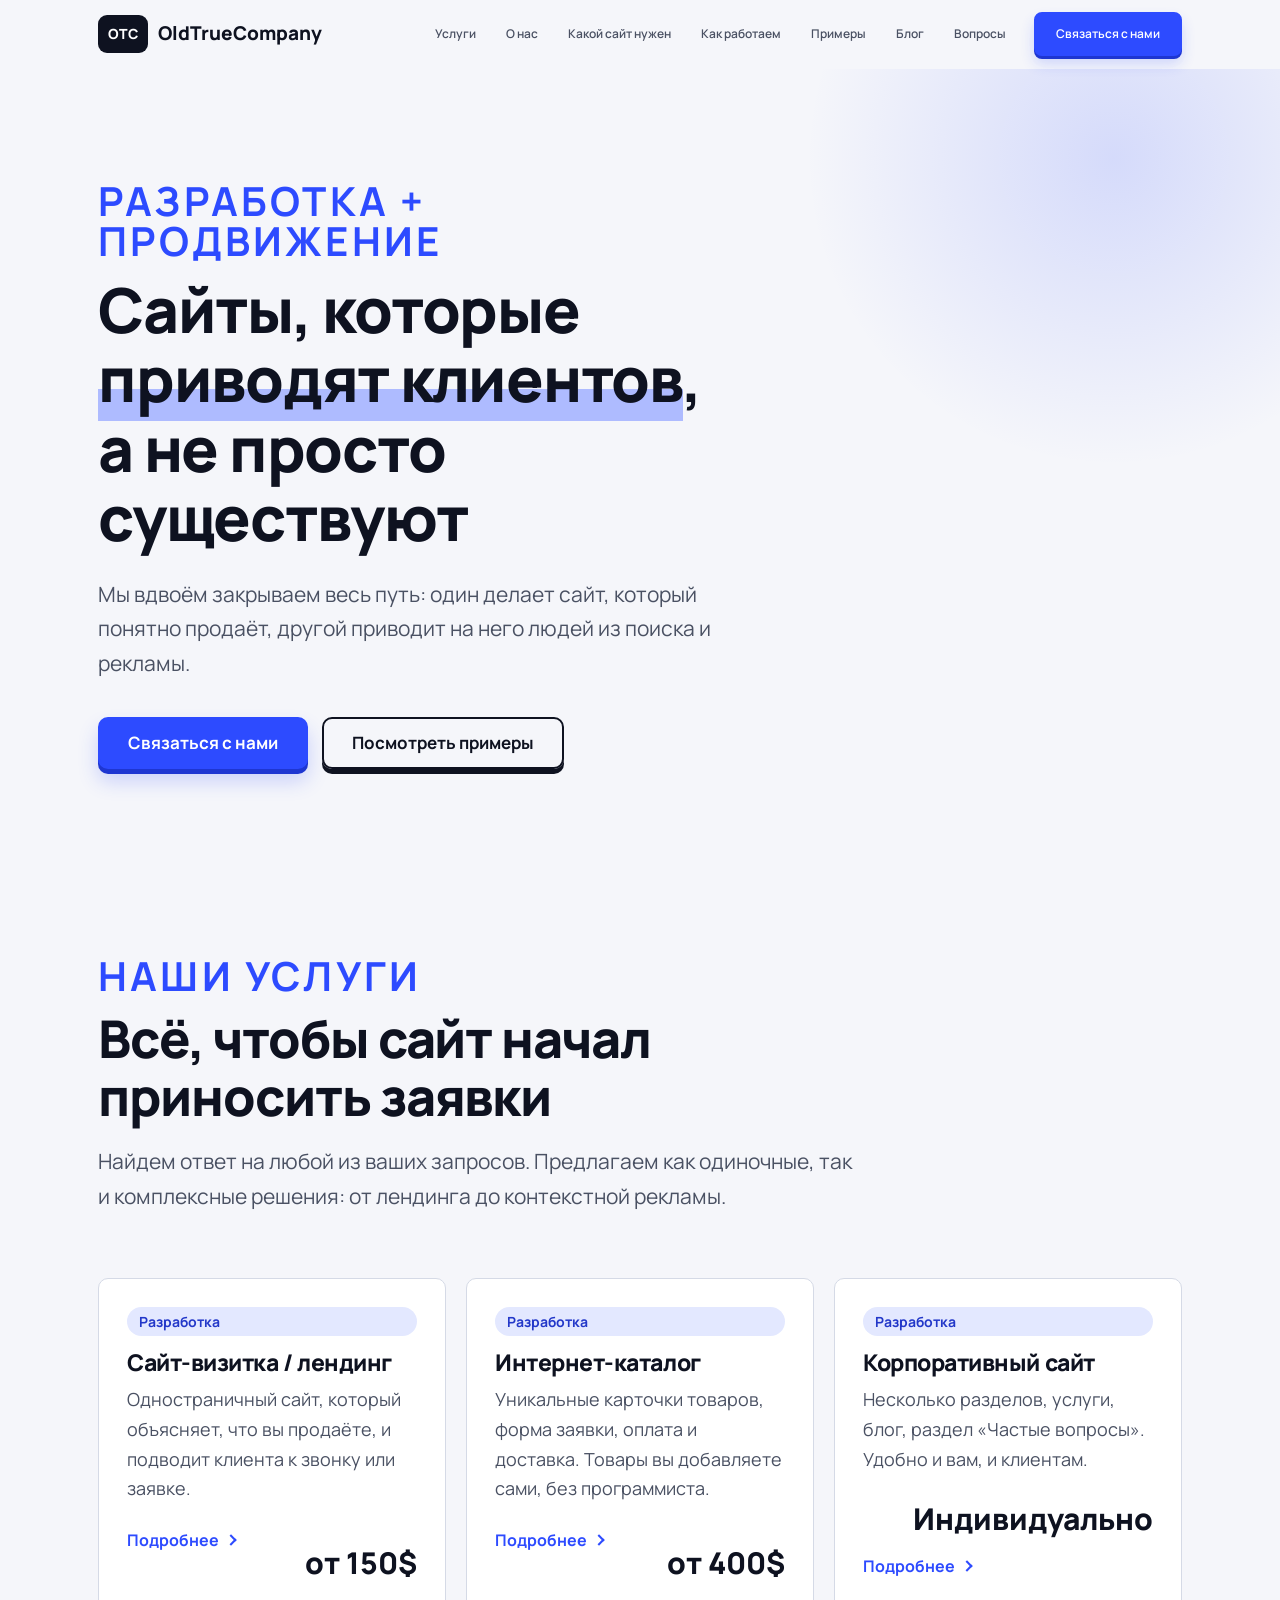
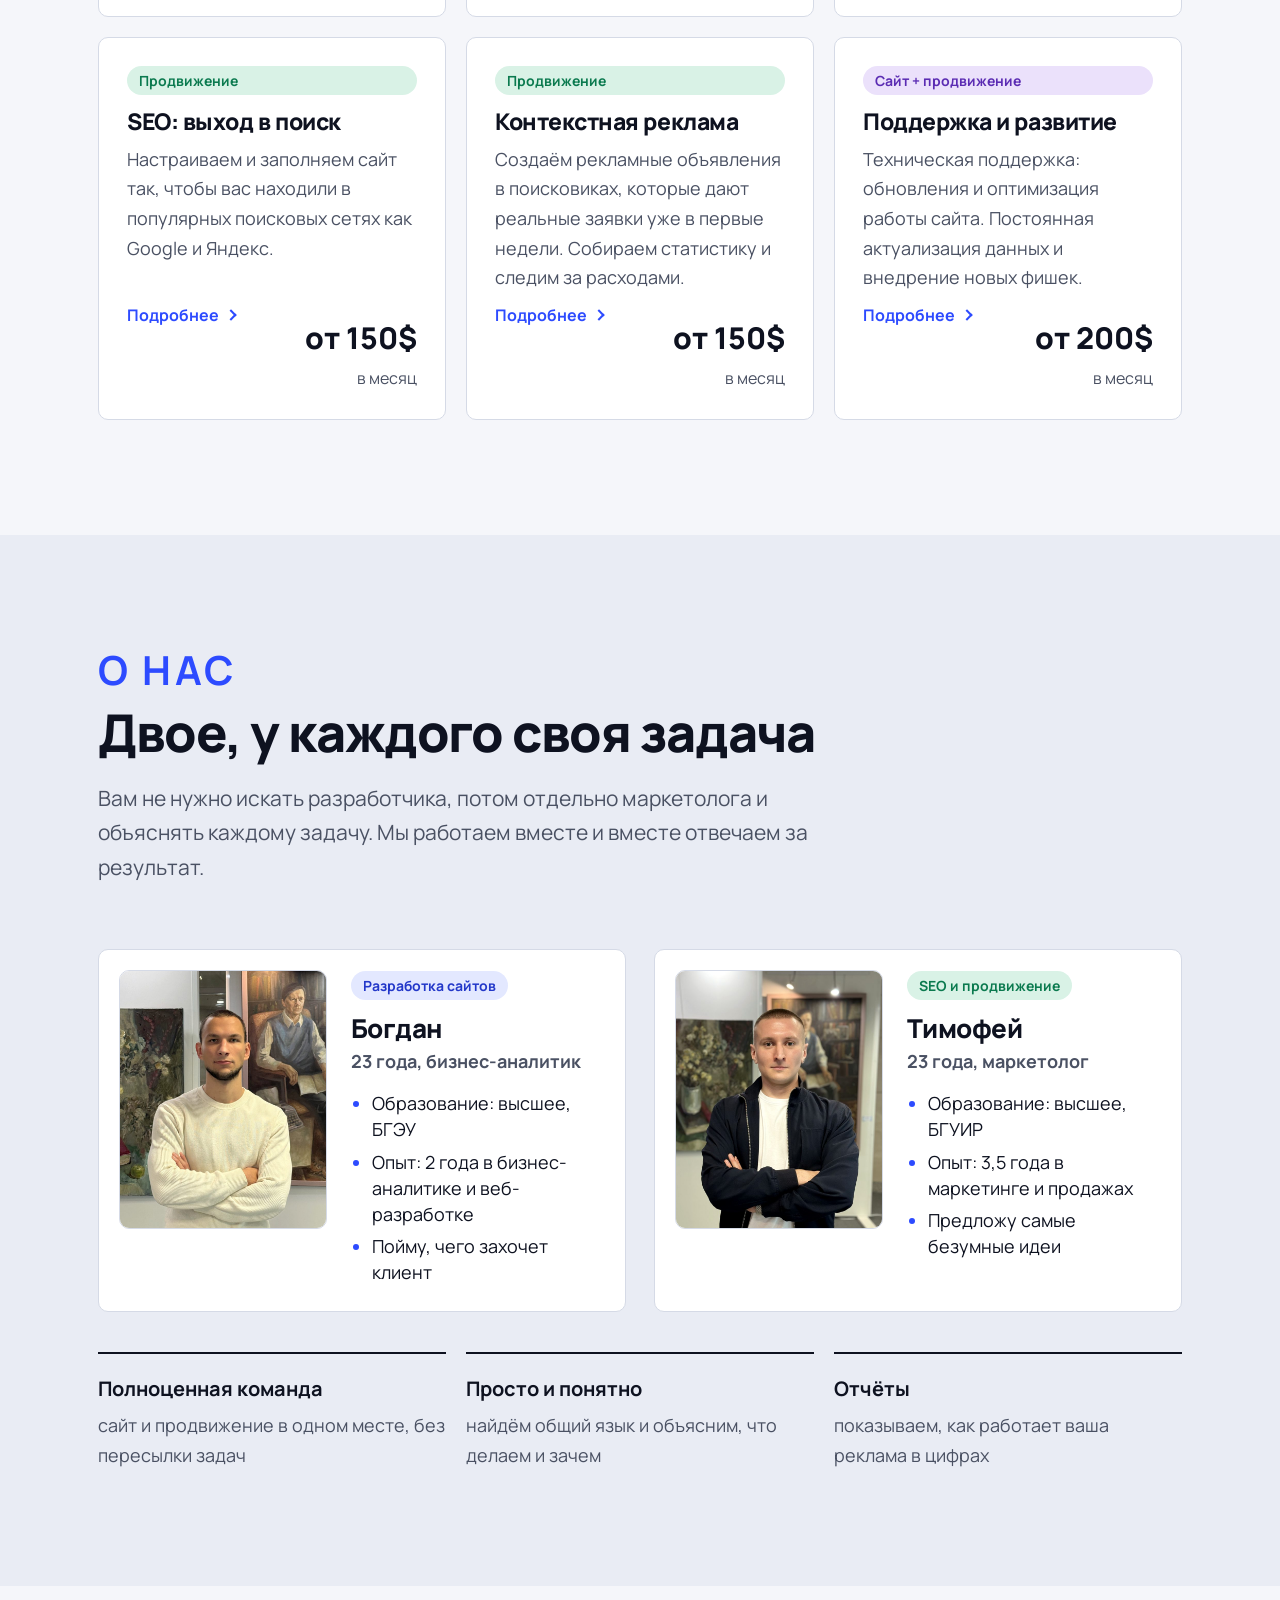
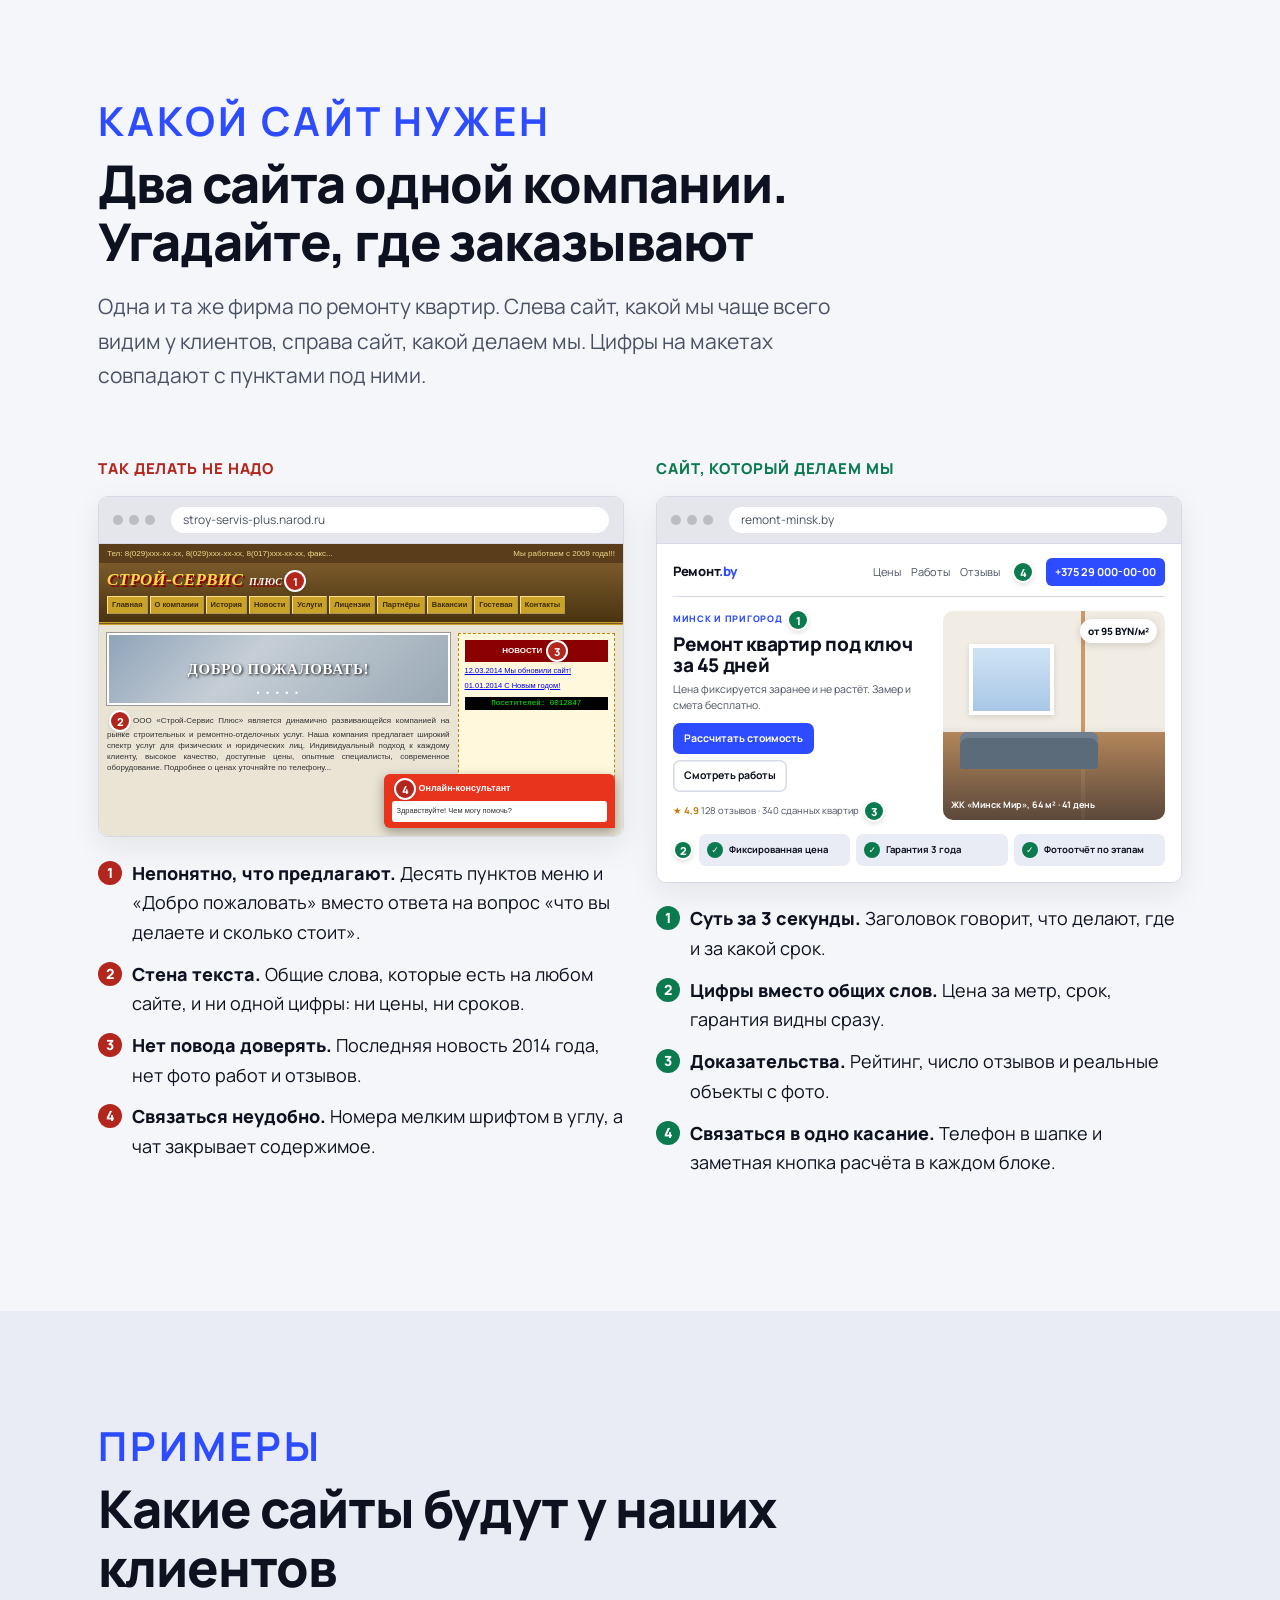
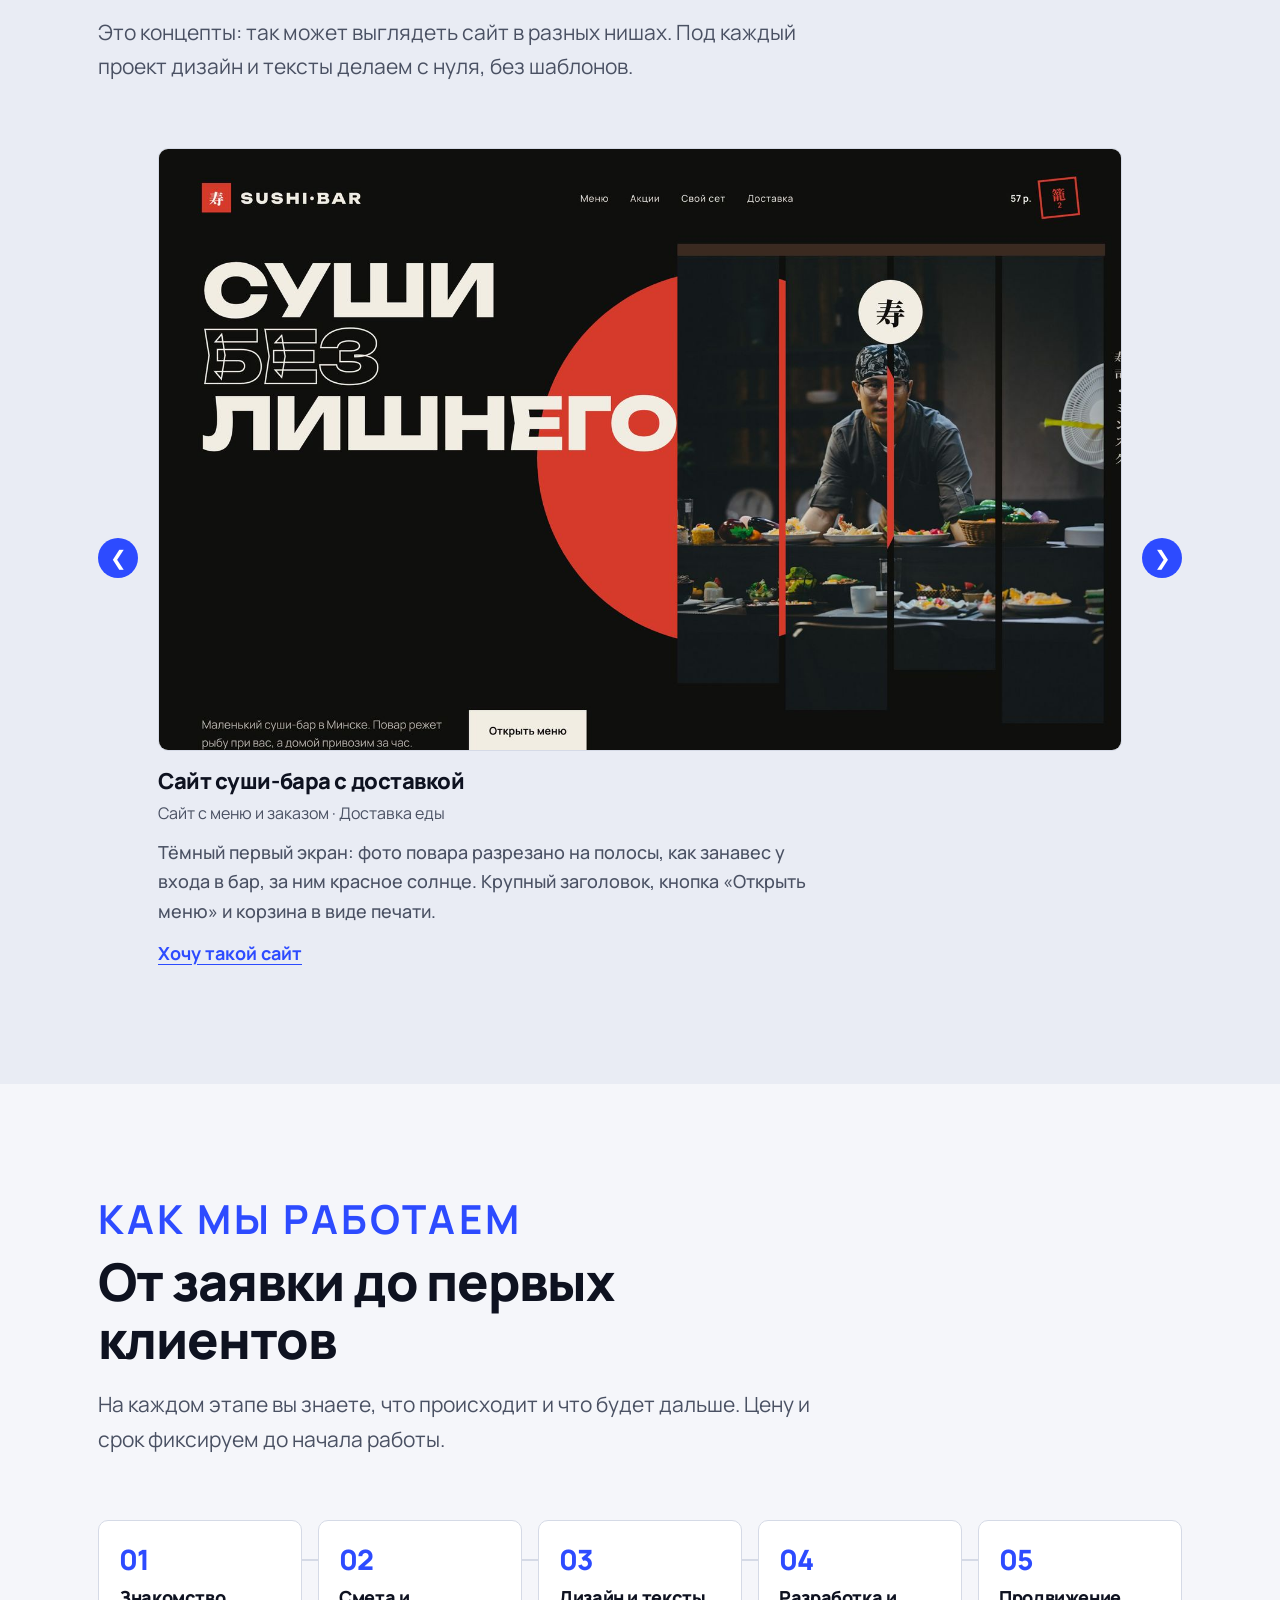
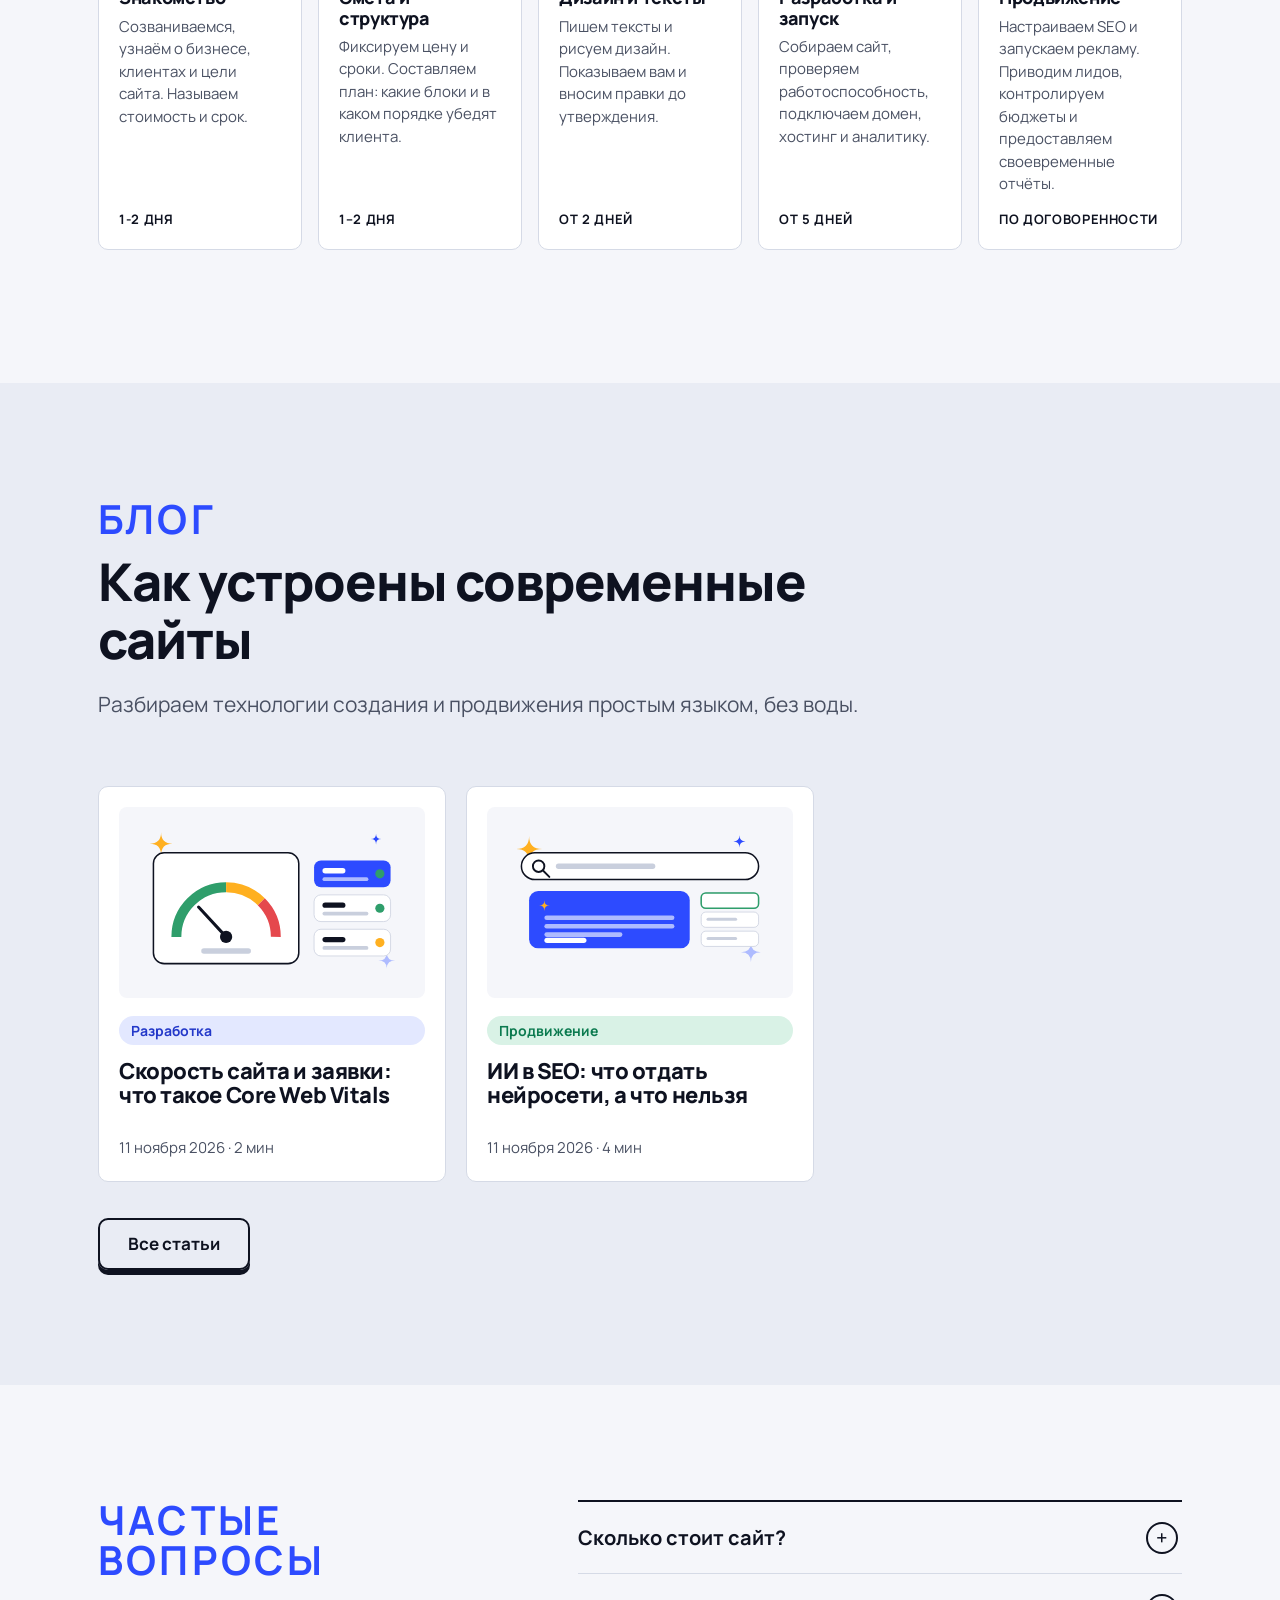
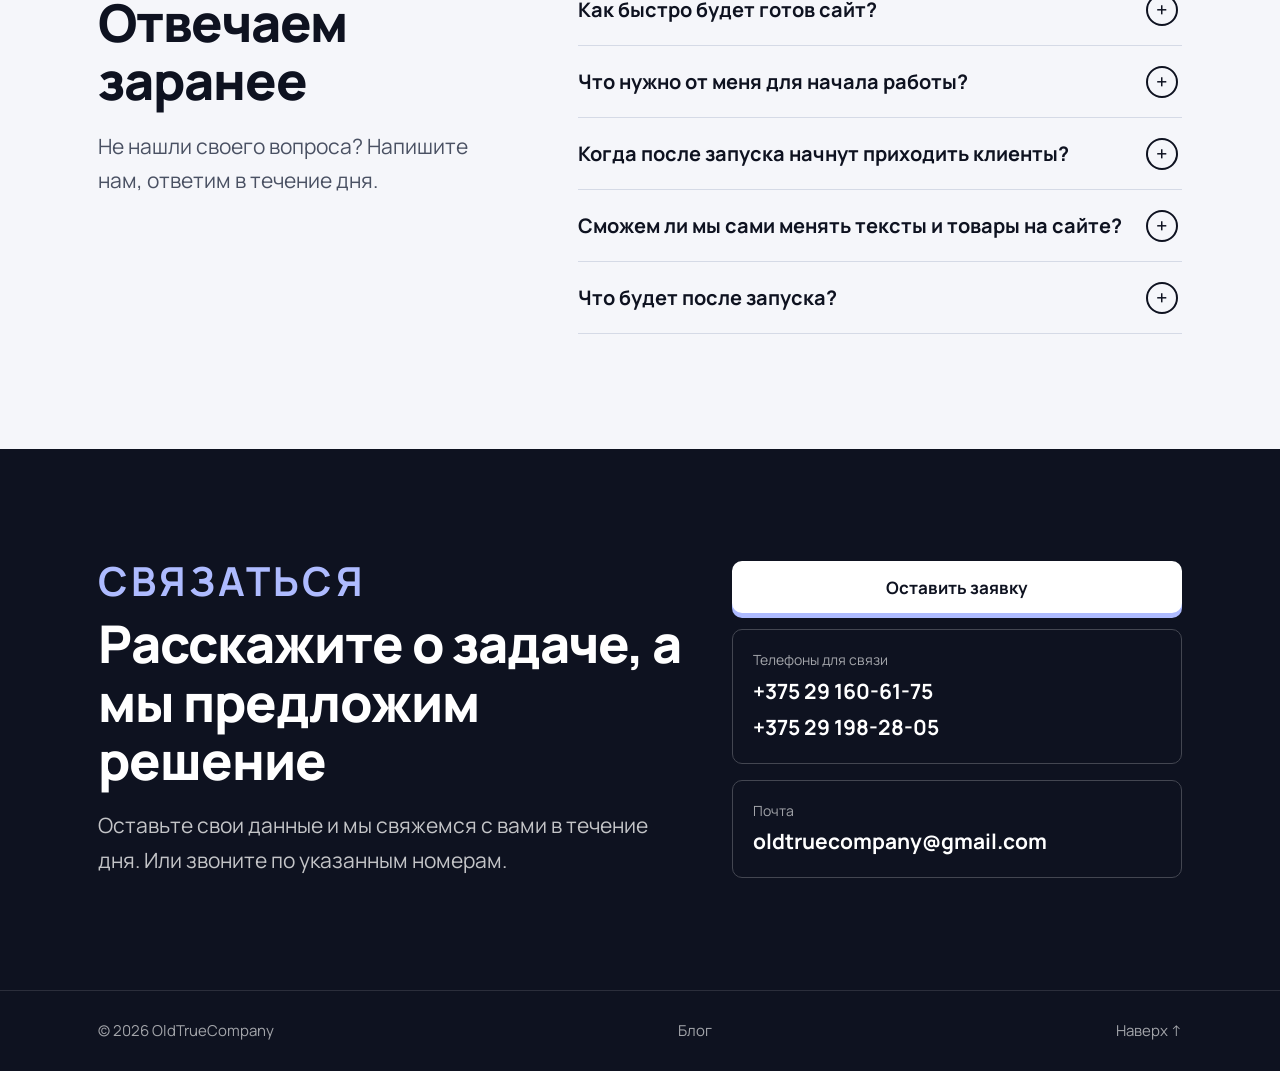
<file: index.html>
<!doctype html>
<html lang="ru" data-palette="indigo">
<head>
<meta charset="utf-8">
<meta name="viewport" content="width=device-width, initial-scale=1">
<title>OldTrueCompany: коммерческие сайты и их продвижение</title>
<meta name="description" content="Создаём коммерческие сайты и продвигаем их в поиске. Один отвечает за разработку, другой за трафик: заявки приходят с первого месяца.">
<meta name="theme-color" content="#F5F6FA">
<meta property="og:type" content="website">
<meta property="og:url" content="https://h0usehome.github.io/vizitka/">
<meta property="og:title" content="OldTrueCompany: коммерческие сайты и их продвижение">
<meta property="og:description" content="Разрабатываем сайты, которые приводят клиентов, и продвигаем их в поиске.">
<meta property="og:site_name" content="OldTrueCompany">
<meta property="og:image" content="https://h0usehome.github.io/vizitka/img/og.jpg">
<meta property="og:image:width" content="1200">
<meta property="og:image:height" content="630">
<meta property="og:image:alt" content="OldTrueCompany: сайты, которые приводят клиентов">
<meta name="twitter:card" content="summary_large_image">
<meta name="twitter:image" content="https://h0usehome.github.io/vizitka/img/og.jpg">

<link rel="icon" href="img/favicon.ico" sizes="any">
<link rel="canonical" href="https://h0usehome.github.io/vizitka/">
<link rel="preconnect" href="https://fonts.googleapis.com">
<link rel="preconnect" href="https://fonts.gstatic.com" crossorigin>
<link href="https://fonts.googleapis.com/css2?family=Manrope:wght@400;500;600;700;800&display=swap" rel="stylesheet">
<link rel="stylesheet" href="style.css">
<script>document.documentElement.classList.add('js')</script>
</head>
<body>
<div class="progress" aria-hidden="true"></div>
<a class="skip" href="#main">Перейти к содержимому</a>

<header class="header" id="top">
  <div class="wrap header__in">
    <a class="logo" href="#top" aria-label="OldTrueCompany, на главную">
      <span class="logo__mark" aria-hidden="true">OTC</span>
      <span class="logo__text">OldTrueCompany</span>
    </a>
    <nav class="nav" id="nav" aria-label="Разделы сайта">
      <a href="#services">Услуги</a>
      <a href="#about">О нас</a>
      <a href="#compare">Какой сайт нужен</a>
      <a href="#process">Как работаем</a>
      <a href="#works">Примеры</a>
      <a href="blog.html">Блог</a>
      <a href="#faq">Вопросы</a>
      <a class="btn btn--sm nav__cta" href="#contact" data-modal>Связаться с нами</a>
    </nav>
    <button class="burger" type="button" aria-label="Открыть меню" aria-expanded="false" aria-controls="nav">
      <span></span><span></span><span></span>
    </button>
  </div>
</header>

<main id="main">

<!-- ============ Первый экран ============ -->
<section class="hero">
  <div class="wrap hero__in">
    <div class="hero__text">
      <p class="eyebrow">Разработка + продвижение</p>
      <h1>Сайты, которые <span class="hl">приводят клиентов</span>, а не просто существуют</h1>
      <p class="lead">Мы вдвоём закрываем весь путь: один делает сайт, который понятно продаёт, другой приводит на него людей из поиска и рекламы.</p>
      <div class="hero__btns">
        <a class="btn" href="#contact" data-modal>Связаться с нами</a>
        <a class="btn btn--ghost" href="#works">Посмотреть примеры</a>
      </div>
    </div>
  </div>
</section>

<!-- ============ 1. Наши услуги ============ -->
<section class="section" id="services">
  <div class="wrap">
    <header class="section__head">
      <p class="eyebrow">Наши услуги</p>
      <h2>Всё, чтобы сайт начал приносить заявки</h2>
      <p class="lead">Найдем ответ на любой из ваших запросов. Предлагаем как одиночные, так и комплексные решения: от лендинга до контекстной рекламы.</p>
    </header>

    <div class="cards">
      <article class="card" id="svc-landing">
        <span class="tag tag--dev">Разработка</span>
        <h3>Сайт-визитка / лендинг</h3>
        <p>Одностраничный сайт, который объясняет, что вы продаёте, и подводит клиента к звонку или заявке.</p>
        <div class="card__foot">
          <button class="card__more" type="button" aria-expanded="false" aria-controls="svc-landing-details">Подробнее</button>
          <p class="card__price">от 150$</p>
        </div>
        <div class="card__details" id="svc-landing-details">
          <div class="card__cols">
            <div class="card__col">
              <h4>Что входит</h4>
              <ul class="card__list card__list--inc">
                <li>Прототип и дизайн под ваш бренд</li>
                <li>Адаптивная вёрстка: телефон, планшет, компьютер</li>
                <li>Продающие тексты, до 6 блоков</li>
                <li>Форма заявки с отправкой в Telegram</li>
                <li>Подключение домена и хостинга</li>
              </ul>
            </div>
            <div class="card__col">
              <h4>Что можно добавить</h4>
              <ul class="card__list card__list--add">
                <li><span>Калькулятор стоимости</span></li>
                <li><span>Онлайн-запись / бронирование</span></li>
                <li><span>Вторая языковая версия</span></li>
                <li><span>Анимации и интерактив</span></li>
              </ul>
            </div>
          </div>
          <a class="btn card__cta" href="#contact" data-modal>Связаться с нами</a>
        </div>
        <button class="card__close" type="button" aria-label="Свернуть">×</button>
      </article>
      <article class="card" id="svc-catalog">
        <span class="tag tag--dev">Разработка</span>
        <h3>Интернет-каталог</h3>
        <p>Уникальные карточки товаров, форма заявки, оплата и доставка. Товары вы добавляете сами, без программиста.</p>
        <div class="card__foot">
          <button class="card__more" type="button" aria-expanded="false" aria-controls="svc-catalog-details">Подробнее</button>
          <p class="card__price">от 400$</p>
        </div>
        <div class="card__details" id="svc-catalog-details">
          <div class="card__cols">
            <div class="card__col">
              <h4>Что входит</h4>
              <ul class="card__list card__list--inc">
                <li>До 100 товаров с фильтрами и поиском</li>
                <li>Корзина и оформление заказа</li>
                <li>Онлайн-оплата картой</li>
                <li>Расчёт стоимости доставки</li>
                <li>Обучение работе с сайтом</li>
              </ul>
            </div>
            <div class="card__col">
              <h4>Что можно добавить</h4>
              <ul class="card__list card__list--add">
                <li><span>Импорт товаров из Excel или 1С</span></li>
                <li><span>Личный кабинет покупателя</span></li>
                <li><span>Интеграция с CRM</span></li>
                <li><span>Генерация фотокарточек</span></li>
              </ul>
            </div>
          </div>
          <a class="btn card__cta" href="#contact" data-modal>Связаться с нами</a>
        </div>
        <button class="card__close" type="button" aria-label="Свернуть">×</button>
      </article>
      <article class="card" id="svc-corporate">
        <span class="tag tag--dev">Разработка</span>
        <h3>Корпоративный сайт</h3>
        <p>Несколько разделов, услуги, блог, раздел «Частые вопросы». Удобно и вам, и клиентам.</p>
        <div class="card__foot">
          <button class="card__more" type="button" aria-expanded="false" aria-controls="svc-corporate-details">Подробнее</button>
          <p class="card__price">Индивидуально</p>
        </div>
        <div class="card__details" id="svc-corporate-details">
          <div class="card__cols">
            <div class="card__col">
              <h4>Что входит</h4>
              <ul class="card__list card__list--inc">
                <li>До 10 разделов и страниц услуг</li>
                <li>Блог и раздел «Частые вопросы»</li>
                <li>Карта, контакты, формы заявок</li>
                <li>Индивидуальный дизайн</li>
                <li>Аналитика и цели в Метрике</li>
                <li>Базовая SEO-настройка</li>
              </ul>
            </div>
            <div class="card__col">
              <h4>Что можно добавить</h4>
              <ul class="card__list card__list--add">
                <li><span>Личный кабинет клиента</span></li>
                <li><span>Многоязычность</span></li>
                <li><span>Раздел вакансий</span></li>
                <li><span>Интеграция с CRM</span></li>
              </ul>
            </div>
          </div>
          <a class="btn card__cta" href="#contact" data-modal>Связаться с нами</a>
        </div>
        <button class="card__close" type="button" aria-label="Свернуть">×</button>
      </article>
      <article class="card" id="svc-seo">
        <span class="tag tag--seo">Продвижение</span>
        <h3>SEO: выход в поиск</h3>
        <p>Настраиваем и заполняем сайт так, чтобы вас находили в популярных поисковых сетях как Google и Яндекс.</p>
        <div class="card__foot">
          <button class="card__more" type="button" aria-expanded="false" aria-controls="svc-seo-details">Подробнее</button>
          <p class="card__price">от 150$ <span class="period">в месяц</span></p>
        </div>
        <div class="card__details" id="svc-seo-details">
          <div class="card__cols">
            <div class="card__col">
              <h4>Что входит</h4>
              <ul class="card__list card__list--inc">
                <li>Технический аудит сайта</li>
                <li>Сбор семантического ядра</li>
                <li>Оптимизация структуры и мета-тегов</li>
                <li>Яндекс Бизнес и Google Business Profile</li>
                <li>Две статьи в блог в месяц</li>
                <li>Ежемесячный отчёт по позициям и трафику</li>
              </ul>
            </div>
            <div class="card__col">
              <h4>Что можно добавить</h4>
              <ul class="card__list card__list--add">
                <li><span>Дополнительная статья</span></li>
                <li><span>Ссылочное продвижение</span></li>
                <li><span>Продвижение в картах</span></li>
                <li><span>Работа с отзывами</span></li>
              </ul>
            </div>
          </div>
          <a class="btn card__cta" href="#contact" data-modal>Связаться с нами</a>
        </div>
        <button class="card__close" type="button" aria-label="Свернуть">×</button>
      </article>
      <article class="card" id="svc-ads">
        <span class="tag tag--seo">Продвижение</span>
        <h3>Контекстная реклама</h3>
        <p>Создаём рекламные объявления в поисковиках, которые дают реальные заявки уже в первые недели. Собираем статистику и следим за расходами.</p>
        <div class="card__foot">
          <button class="card__more" type="button" aria-expanded="false" aria-controls="svc-ads-details">Подробнее</button>
          <p class="card__price">от 150$ <span class="period">в месяц</span></p>
        </div>
        <div class="card__details" id="svc-ads-details">
          <div class="card__cols">
            <div class="card__col">
              <h4>Что входит</h4>
              <ul class="card__list card__list--inc">
                <li>Настройка Яндекс Директ или Google Ads</li>
                <li>Подбор ключевых и минус-слов</li>
                <li>Тексты объявлений</li>
                <li>Настройка целей и аналитики</li>
                <li>Еженедельная оптимизация ставок</li>
                <li>Отчёт о расходах и заявках</li>
              </ul>
            </div>
            <div class="card__col">
              <h4>Что можно добавить</h4>
              <ul class="card__list card__list--add">
                <li><span>Вторая рекламная площадка</span></li>
                <li><span>Ретаргетинг</span></li>
                <li><span>Посадочная страница под рекламу</span></li>
                <li><span>A/B-тесты объявлений</span></li>
              </ul>
            </div>
          </div>
          <a class="btn card__cta" href="#contact" data-modal>Связаться с нами</a>
        </div>
        <button class="card__close" type="button" aria-label="Свернуть">×</button>
      </article>
      <article class="card" id="svc-support">
        <span class="tag tag--both">Сайт + продвижение</span>
        <h3>Поддержка и развитие</h3>
        <p>Техническая поддержка: обновления и оптимизация работы сайта. Постоянная актуализация данных и внедрение новых фишек.</p>
        <div class="card__foot">
          <button class="card__more" type="button" aria-expanded="false" aria-controls="svc-support-details">Подробнее</button>
          <p class="card__price">от 200$ <span class="period">в месяц</span></p>
        </div>
        <div class="card__details" id="svc-support-details">
          <div class="card__cols">
            <div class="card__col">
              <h4>Что входит</h4>
              <ul class="card__list card__list--inc">
                <li>Обновления и резервные копии</li>
                <li>Правки контента</li>
                <li>Оптимизация работы сайта</li>
                <li>Мониторинг доступности сайта</li>
                <li>Защита от спама и взлома</li>
                <li>Ежемесячный отчёт о работах</li>
              </ul>
            </div>
            <div class="card__col">
              <h4>Что можно добавить</h4>
              <ul class="card__list card__list--add">
                <li><span>Новые разделы и функции</span></li>
                <li><span>Редизайн отдельных блоков</span></li>
                <li><span>Ведение соцсетей</span></li>
              </ul>
            </div>
          </div>
          <a class="btn card__cta" href="#contact" data-modal>Связаться с нами</a>
        </div>
        <button class="card__close" type="button" aria-label="Свернуть">×</button>
      </article>
    </div>
  </div>
</section>

<!-- ============ 2. О нас ============ -->
<section class="section section--alt" id="about">
  <div class="wrap">
    <header class="section__head">
      <p class="eyebrow">О нас</p>
      <h2>Двое, у каждого своя задача</h2>
      <p class="lead">Вам не нужно искать разработчика, потом отдельно маркетолога и объяснять каждому задачу. Мы работаем вместе и вместе отвечаем за результат.</p>
    </header>

    <div class="people">
      <article class="person">
        <img class="ph-img ph-img--portrait" src="img/bogdan.jpg" alt="Богдан, разработка сайтов" width="800" height="1000" loading="lazy">
        <div class="person__body">
          <p class="tag tag--dev">Разработка сайтов</p>
          <h3>Богдан</h3>
          <p class="person__role">23 года, бизнес-аналитик</p>
          <ul class="person__list">
            <li>Образование: высшее, БГЭУ</li>
            <li>Опыт: 2 года в бизнес-аналитике и веб-разработке</li>
            <li>Пойму, чего захочет клиент</li>
          </ul>
        </div>
      </article>
      <article class="person">
        <img class="ph-img ph-img--portrait" src="img/timothei.jpg" alt="Тимофей, SEO и продвижение" width="800" height="1000" loading="lazy">
        <div class="person__body">
          <p class="tag tag--seo">SEO и продвижение</p>
          <h3>Тимофей</h3>
          <p class="person__role">23 года, маркетолог</p>
          <ul class="person__list">
            <li>Образование: высшее, БГУИР</li>
            <li>Опыт: 3,5 года в маркетинге и продажах</li>
            <li>Предложу самые безумные идеи</li>
          </ul>
        </div>
      </article>
    </div>

    <ul class="facts">
      <li><b>Полноценная команда</b><span>сайт и продвижение в одном месте, без пересылки задач</span></li>
      <li><b>Просто и понятно</b><span>найдём общий язык и объясним, что делаем и зачем</span></li>
      <li><b>Отчёты</b><span>показываем, как работает ваша реклама в цифрах</span></li>
    </ul>
  </div>
</section>

<!-- ============ 3. Плохой сайт и сайт, который можем сделать мы ============ -->
<section class="section" id="compare">
  <div class="wrap">
    <header class="section__head">
      <p class="eyebrow">Какой сайт нужен</p>
      <h2>Два сайта одной компании. Угадайте, где заказывают</h2>
      <p class="lead">Одна и та же фирма по ремонту квартир. Слева сайт, какой мы чаще всего видим у клиентов, справа сайт, какой делаем мы. Цифры на макетах совпадают с пунктами под ними.</p>
    </header>

    <div class="compare">
      <article class="compare__col compare__col--bad">
        <p class="compare__label">Так делать не надо</p>
        <div class="mock mock--bad" role="img" aria-label="Макет устаревшего сайта: мелкое меню, баннер «Добро пожаловать», сплошной текст, счётчик посещений и всплывающий чат поверх содержимого">
          <div class="mock__bar"><i></i><i></i><i></i><span>stroy-servis-plus.narod.ru</span></div>
          <div class="mock__body">
            <div class="b-top"><span>Тел: 8(029)xxx-xx-xx, 8(029)xxx-xx-xx, 8(017)xxx-xx-xx, факс...</span><span>Мы работаем с 2009 года!!!</span></div>
            <div class="b-head">
              <b class="b-logo">СТРОЙ-СЕРВИС<small>ПЛЮС</small><i class="pin pin--bad">1</i></b>
              <ul class="b-menu"><li>Главная</li><li>О компании</li><li>История</li><li>Новости</li><li>Услуги</li><li>Лицензии</li><li>Партнёры</li><li>Вакансии</li><li>Гостевая</li><li>Контакты</li></ul>
            </div>
            <div class="b-main">
              <div>
                <div class="b-slide"><span>ДОБРО ПОЖАЛОВАТЬ!</span><em>• • • • •</em></div>
                <p class="b-text"><i class="pin pin--bad">2</i>ООО «Строй-Сервис Плюс» является динамично развивающейся компанией на рынке строительных и ремонтно-отделочных услуг. Наша компания предлагает широкий спектр услуг для физических и юридических лиц. Индивидуальный подход к каждому клиенту, высокое качество, доступные цены, опытные специалисты, современное оборудование. Подробнее о ценах уточняйте по телефону...</p>
              </div>
              <aside class="b-side">
                <b>НОВОСТИ <i class="pin pin--bad">3</i></b>
                <p>12.03.2014 Мы обновили сайт!</p>
                <p>01.01.2014 С Новым годом!</p>
                <span class="b-count">Посетителей: 0012847</span>
              </aside>
            </div>
            <div class="b-chat"><i class="pin pin--bad">4</i>Онлайн-консультант<small>Здравствуйте! Чем могу помочь?</small></div>
          </div>
        </div>
        <ol class="checks checks--bad">
          <li><b>Непонятно, что предлагают.</b> Десять пунктов меню и «Добро пожаловать» вместо ответа на вопрос «что вы делаете и сколько стоит».</li>
          <li><b>Стена текста.</b> Общие слова, которые есть на любом сайте, и ни одной цифры: ни цены, ни сроков.</li>
          <li><b>Нет повода доверять.</b> Последняя новость 2014 года, нет фото работ и отзывов.</li>
          <li><b>Связаться неудобно.</b> Номера мелким шрифтом в углу, а чат закрывает содержимое.</li>
        </ol>
      </article>

      <article class="compare__col compare__col--good">
        <p class="compare__label">Сайт, который делаем мы</p>
        <div class="mock mock--good" role="img" aria-label="Макет хорошего сайта: короткое меню и телефон, заголовок с услугой и сроком, цена за метр, кнопка расчёта, рейтинг и фото объекта">
          <div class="mock__bar"><i></i><i></i><i></i><span>remont-minsk.by</span></div>
          <div class="mock__body">
            <div class="g-nav"><b>Ремонт<span>.by</span></b><span class="g-links"><i>Цены</i><i>Работы</i><i>Отзывы</i></span><i class="pin pin--good">4</i><span class="g-phone">+375 29 000-00-00</span></div>
            <div class="g-hero">
              <div>
                <p class="g-eyebrow">Минск и пригород <i class="pin pin--good">1</i></p>
                <p class="g-title">Ремонт квартир под ключ за 45 дней</p>
                <p class="g-text">Цена фиксируется заранее и не растёт. Замер и смета бесплатно.</p>
                <div class="g-btns"><span class="g-btn">Рассчитать стоимость</span><span class="g-btn g-btn--ghost">Смотреть работы</span></div>
                <p class="g-trust"><b>★ 4,9</b> 128 отзывов · 340 сданных квартир <i class="pin pin--good">3</i></p>
              </div>
              <div class="g-photo">
                <span class="g-price">от 95 BYN/м²</span>
                <span class="g-cap">ЖК «Минск Мир», 64 м² · 41 день</span>
              </div>
            </div>
            <div class="g-row"><i class="pin pin--good">2</i><b><i>✓</i>Фиксированная цена</b><b><i>✓</i>Гарантия 3 года</b><b><i>✓</i>Фотоотчёт по этапам</b></div>
          </div>
        </div>
        <ol class="checks checks--good">
          <li><b>Суть за 3 секунды.</b> Заголовок говорит, что делают, где и за какой срок.</li>
          <li><b>Цифры вместо общих слов.</b> Цена за метр, срок, гарантия видны сразу.</li>
          <li><b>Доказательства.</b> Рейтинг, число отзывов и реальные объекты с фото.</li>
          <li><b>Связаться в одно касание.</b> Телефон в шапке и заметная кнопка расчёта в каждом блоке.</li>
        </ol>
      </article>
    </div>
  </div>
</section>

<!-- ============ 5. Примеры сайтов, которые мы можем сделать ============ -->
<section class="section section--alt" id="works">
  <div class="wrap">
    <header class="section__head">
      <p class="eyebrow">Примеры</p>
      <h2>Какие сайты будут у наших клиентов</h2>
      <p class="lead">Это концепты: так может выглядеть сайт в разных нишах. Под каждый проект дизайн и тексты делаем с нуля, без шаблонов.</p>
    </header>

    <div class="slider-wrapper">
      <button class="slider-btn prev-btn" type="button" aria-label="Предыдущий пример">❮</button>

      <div class="slider-viewport">
      <div class="works slider-track">
        <article class="work">
          <img class="ph-img" src="img/work-sushi.jpg" alt="Концепт сайта суши-бара: фото повара, разрезанное на полосы как занавес норэн, на фоне красного солнца" width="1600" height="1000" loading="lazy">
          <h3>Сайт суши-бара с доставкой</h3>
          <p class="work__meta">Сайт с меню и заказом · Доставка еды</p>
          <p class="work__res">Тёмный первый экран: фото повара разрезано на полосы, как занавес у входа в бар, за ним красное солнце. Крупный заголовок, кнопка «Открыть меню» и корзина в виде печати.</p>
          <a class="work__go" href="#contact" data-modal>Хочу такой сайт</a>
        </article>

        <article class="work">
          <img class="ph-img" src="img/work-cheese.jpg" alt="Концепт сайта сырного магазина в газетном стиле с фото-полароидами" width="1600" height="1000" loading="lazy">
          <h3>Интернет-каталог фермерских сыров</h3>
          <p class="work__meta">Интернет-каталог · Продукты</p>
          <p class="work__res">Сайт в стиле газеты: двойные линейки, крупный заголовок, фото витрины и сыров как наклеенные полароиды. Справа короткий текст и ссылки на каталог, карту сыроварен и сырную тарелку.</p>
          <a class="work__go" href="#contact" data-modal>Хочу такой сайт</a>
        </article>

        <article class="work">
          <img class="ph-img" src="img/work-flowers.jpg" alt="Концепт сайта цветочной студии: фото студии во всю высоту и круглые фото букетов" width="1600" height="1000" loading="lazy">
          <h3>Сайт цветочной студии</h3>
          <p class="work__meta">Интернет-каталог · Цветы</p>
          <p class="work__res">Фото студии во всю высоту слева, фото цветов в кругах и овалах вместо карточек, корзина в виде иконки пакета и ссылка «Подобрать букет по поводу».</p>
          <a class="work__go" href="#contact" data-modal>Хочу такой сайт</a>
        </article>
      </div>
      </div>

      <button class="slider-btn next-btn" type="button" aria-label="Следующий пример">❯</button>
    </div>
  </div>
</section>

<!-- ============ 6. Как мы работаем ============ -->
<section class="section" id="process">
  <div class="wrap">
    <header class="section__head">
      <p class="eyebrow">Как мы работаем</p>
      <h2>От заявки до первых клиентов</h2>
      <p class="lead">На каждом этапе вы знаете, что происходит и что будет дальше. Цену и срок фиксируем до начала работы.</p>
    </header>

    <ol class="steps">
      <li class="step">
        <span class="step__n">01</span>
        <h3>Знакомство</h3>
        <p>Созваниваемся, узнаём о бизнесе, клиентах и цели сайта. Называем стоимость и срок.</p>
        <p class="step__time">1-2 дня</p>
      </li>
      <li class="step">
        <span class="step__n">02</span>
        <h3>Смета и структура</h3>
        <p>Фиксируем цену и сроки. Составляем план: какие блоки и в каком порядке убедят клиента.</p>
        <p class="step__time">1–2 дня</p>
      </li>
      <li class="step">
        <span class="step__n">03</span>
        <h3>Дизайн и тексты</h3>
        <p>Пишем тексты и рисуем дизайн. Показываем вам и вносим правки до утверждения.</p>
        <p class="step__time">от 2 дней</p>
      </li>
      <li class="step">
        <span class="step__n">04</span>
        <h3>Разработка и запуск</h3>
        <p>Собираем сайт, проверяем работоспособность, подключаем домен, хостинг и аналитику.</p>
        <p class="step__time">от 5 дней</p>
      </li>
      <li class="step">
        <span class="step__n">05</span>
        <h3>Продвижение</h3>
        <p>Настраиваем SEO и запускаем рекламу. Приводим лидов, контролируем бюджеты и предоставляем своевременные отчёты.</p>
        <p class="step__time">по договоренности</p>
      </li>
    </ol>
  </div>
</section>

<!-- ============ Блог ============ -->
<section class="section section--alt" id="blog">
  <div class="wrap">
    <header class="section__head">
      <p class="eyebrow">Блог</p>
      <h2>Как устроены современные сайты</h2>
      <p class="lead">Разбираем технологии создания и продвижения простым языком, без воды.</p>
    </header>
    <div class="posts">
<!-- POSTS-HOME:START -->
<article class="post" data-cat="dev"><a class="post__a" href="blog/core-web-vitals.html"><img class="post__cover" src="img/core-web-vitals-cover.svg" alt="" loading="lazy"><span class="tag tag--dev">Разработка</span><h3>Скорость сайта и заявки: что такое Core Web Vitals</h3><p class="post__meta">11 ноября 2026 · 2 мин</p></a></article>
<article class="post" data-cat="seo"><a class="post__a" href="blog/li-v-seo.html"><img class="post__cover" src="img/ii-seo-cover.svg" alt="" loading="lazy"><span class="tag tag--seo">Продвижение</span><h3>ИИ в SEO: что отдать нейросети, а что нельзя</h3><p class="post__meta">11 ноября 2026 · 4 мин</p></a></article>
<!-- POSTS-HOME:END -->
    </div>
    <p class="more"><a class="btn btn--ghost" href="blog.html">Все статьи</a></p>
  </div>
</section>

<!-- ============ 4. Частые вопросы ============ -->
<section class="section" id="faq">
  <div class="wrap faq">
    <header class="section__head">
      <p class="eyebrow">Частые вопросы</p>
      <h2>Отвечаем заранее</h2>
      <p class="lead">Не нашли своего вопроса? Напишите нам, ответим в течение дня.</p>
    </header>

    <div class="faq__list">
      <details class="qa">
        <summary>Сколько стоит сайт?</summary>
        <div class="qa__a"><p>Зависит от задачи: визитка и лендинг стоят дешевле, интернет-каталог дороже. Ориентиры: визитка от 150$, каталог от 300$. Точную стоимость называем после короткого разговора, фиксируем её и не меняем по ходу работы.</p></div>
      </details>
      <details class="qa">
        <summary>Как быстро будет готов сайт?</summary>
        <div class="qa__a"><p>Лендинг обычно от 1 недели, интернет-каталог от 3 недель. Срок зависит от того, как быстро вы присылаете все необходимые материалы. Мы заранее даём список, что нужно подготовить.</p></div>
      </details>
      <details class="qa">
        <summary>Что нужно от меня для начала работы?</summary>
        <div class="qa__a"><p>Рассказать о бизнесе и клиентах, прислать логотип и фотографии, если они есть, если нет, то мы можем создать их. Тексты мы пишем сами. Остальное берём на себя: домен, хостинг, настройку и запуск.</p></div>
      </details>
      <details class="qa">
        <summary>Когда после запуска начнут приходить клиенты?</summary>
        <div class="qa__a"><p>Реклама даёт первые обращения в течение нескольких недель. Поисковое продвижение (SEO) работает дольше: заметный рост обычно через 2-3 месяца, но он накапливается и держится дольше рекламы. Обещать конкретное число заявок честно нельзя, но мы показываем цифры в отчётах каждый месяц.</p></div>
      </details>
      <details class="qa">
        <summary>Сможем ли мы сами менять тексты и товары на сайте?</summary>
        <div class="qa__a"><p>Да. Делаем так, чтобы вы редактировали сайт сами: меняли цены, тексты, добавляли товары и статьи. Покажем, как это делается, и дадим короткую инструкцию.</p></div>
      </details>
      <details class="qa">
        <summary>Что будет после запуска?</summary>
        <div class="qa__a"><p>Первые 2 недели после запуска исправляем все найденные недочёты бесплатно. Дальше можно взять поддержку: обновления, правки, резервные копии и отчёты.</p></div>
      </details>
    </div>
  </div>
</section>

<!-- ============ Контакты ============ -->
<section class="contact" id="contact">
  <div class="wrap contact__in">
    <div>
      <p class="eyebrow eyebrow--light">Связаться</p>
      <h2>Расскажите о задаче, а мы предложим решение</h2>
      <p class="lead">Оставьте свои данные и мы свяжемся с вами в течение дня. Или звоните по указанным номерам.</p>
    </div>
    <ul class="contact__links">
<li><a class="btn btn--light" href="#contact" data-modal>Оставить заявку</a></li>
      <li>
  <div class="contact__a">
    <span>Телефоны для связи</span>
    
    <!-- Каждый номер оборачиваем в свою кликабельную ссылку -->
    <a href="tel:+375291606175"><b>+375 29 160-61-75</b></a>
    <a href="tel:+375291982805"><b>+375 29 198-28-05</b></a>
  </div>
</li>
      <li><a class="contact__a" href="mailto:oldtruecompany@gmail.com"><span>Почта</span><b>oldtruecompany@gmail.com</b></a></li>
    </ul>
  </div>
</section>
</main>

<footer class="footer">
  <div class="wrap footer__in">
    <p>© <span id="year">2026</span> OldTrueCompany</p>
    <a href="blog.html">Блог</a>
    <a href="#top">Наверх ↑</a>
  </div>
</footer>

<script type="application/ld+json">
{"@context":"https://schema.org","@type":"FAQPage","mainEntity":[
{"@type": "Question", "name": "Сколько стоит сайт?", "acceptedAnswer": {"@type": "Answer", "text": "Зависит от задачи: визитка и лендинг стоят дешевле, интернет-каталог дороже. Ориентиры: визитка от 150$, каталог от 300$. Точную стоимость называем после короткого разговора, фиксируем её и не меняем по ходу работы."}},
{"@type": "Question", "name": "Как быстро будет готов сайт?", "acceptedAnswer": {"@type": "Answer", "text": "Лендинг обычно от 1 недели, интернет-каталог от 3 недель. Срок зависит от того, как быстро вы присылаете все необходимые материалы. Мы заранее даём список, что нужно подготовить."}},
{"@type": "Question", "name": "Что нужно от меня для начала работы?", "acceptedAnswer": {"@type": "Answer", "text": "Рассказать о бизнесе и клиентах, прислать логотип и фотографии, если они есть, если нет, то мы можем создать их. Тексты мы пишем сами. Остальное берём на себя: домен, хостинг, настройку и запуск."}},
{"@type": "Question", "name": "Когда после запуска начнут приходить клиенты?", "acceptedAnswer": {"@type": "Answer", "text": "Реклама даёт первые обращения в течение нескольких недель. Поисковое продвижение (SEO) работает дольше: заметный рост обычно через 2-3 месяца, но он накапливается и держится дольше рекламы. Обещать конкретное число заявок честно нельзя, но мы показываем цифры в отчётах каждый месяц."}},
{"@type": "Question", "name": "Сможем ли мы сами менять тексты и товары на сайте?", "acceptedAnswer": {"@type": "Answer", "text": "Да. Делаем так, чтобы вы редактировали сайт сами: меняли цены, тексты, добавляли товары и статьи. Покажем, как это делается, и дадим короткую инструкцию."}},
{"@type": "Question", "name": "Что будет после запуска?", "acceptedAnswer": {"@type": "Answer", "text": "Первые 2 недели после запуска исправляем все найденные недочёты бесплатно. Дальше можно взять поддержку: обновления, правки, резервные копии и отчёты."}}
]}
</script>
<script src="main.js" defer></script>


<!-- Всплывающее окно (Модалка) -->
<div class="modal-overlay" id="contact-modal" aria-hidden="true">
  <div class="modal-content" role="dialog" aria-modal="true" aria-labelledby="modal-title">
    <button class="modal-close" id="close-modal-btn" aria-label="Закрыть окно">×</button>
    <h3 class="modal-title" id="modal-title">Оставить заявку</h3>
    <p class="modal-subtitle">Оставьте контакты, и мы перезвоним вам в течение дня.</p>
    
    <form class="modal-form" id="contact-form" novalidate>
      <div class="form-group">
        <label for="userName">Ваше имя</label>
        <input type="text" id="userName" name="name" placeholder="Иван" autocomplete="name" maxlength="80" required>
      </div>
      <div class="form-group">
        <label for="userPhone">Номер телефона</label>
        <input type="tel" id="userPhone" name="phone" placeholder="+375 (29) 000-00-00" autocomplete="tel" inputmode="tel" maxlength="24" required>
      </div>
      <!-- Ловушка для спам-ботов: людям поле не видно -->
      <div class="hp" aria-hidden="true"><label for="userSite">Сайт</label><input type="text" id="userSite" name="website" tabindex="-1" autocomplete="off"></div>
      <p class="form-status" id="form-status" role="status" aria-live="polite"></p>
      <button type="submit" class="btn modal-submit">Отправить заявку</button>
      <p class="form-note">Нажимая кнопку, вы соглашаетесь, что мы свяжемся с вами по этому номеру.</p>
    </form>
  </div>
</div>
</body>
</html>
</file>
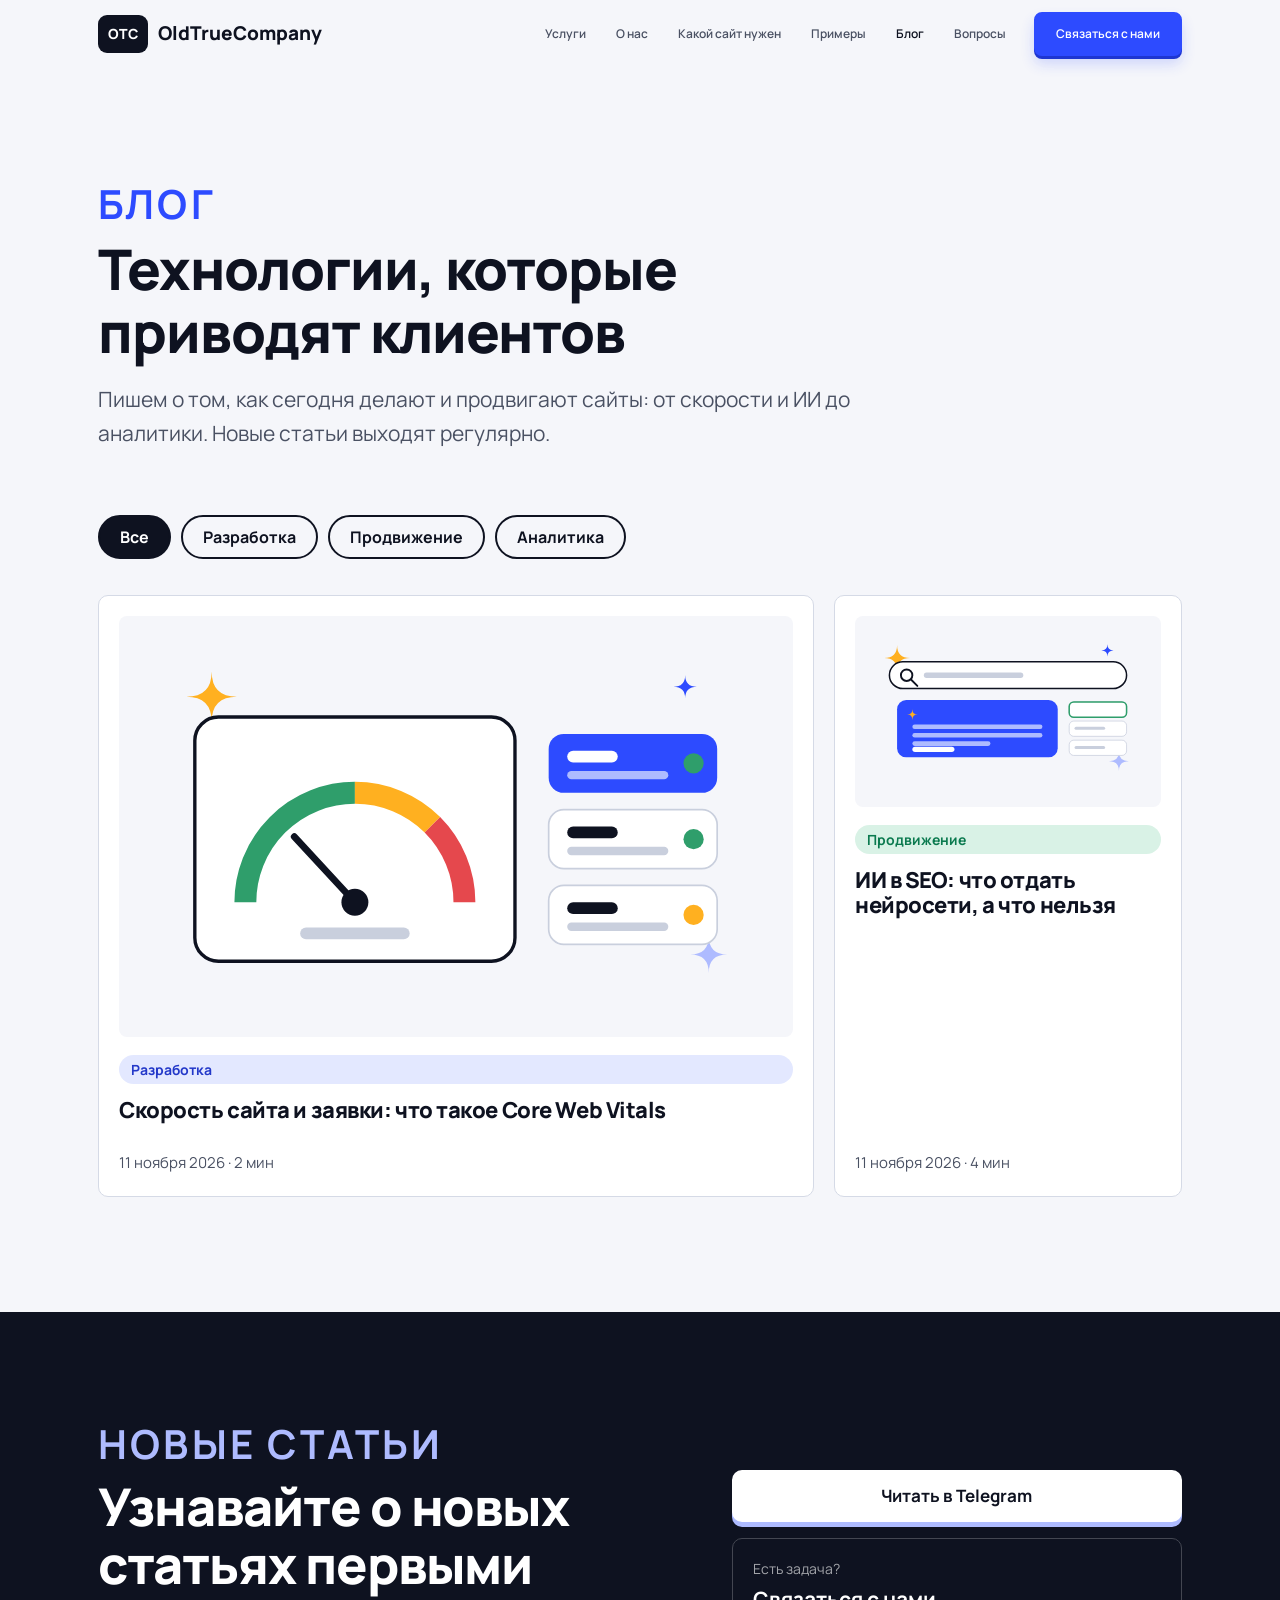
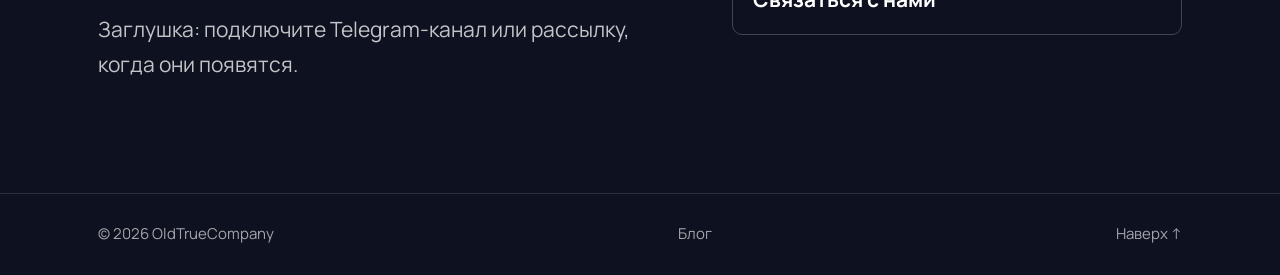
<file: blog.html>
<!doctype html>
<html lang="ru" data-palette="indigo">
<head>
<meta charset="utf-8">
<meta name="viewport" content="width=device-width, initial-scale=1">
<title>Блог: технологии сайтов и продвижения | OldTrueCompany</title>
<meta name="description" content="Статьи о современных технологиях в создании и продвижении сайтов: скорость, SEO, ИИ, аналитика.">
<meta name="theme-color" content="#F5F6FA">
<meta property="og:type" content="website">
<meta property="og:title" content="OldTrueCompany: коммерческие сайты и их продвижение">
<meta property="og:description" content="Разрабатываем сайты, которые приводят клиентов, и продвигаем их в поиске.">
<meta property="og:site_name" content="OldTrueCompany">
<meta property="og:image" content="https://h0usehome.github.io/vizitka/img/og.jpg">
<meta property="og:image:width" content="1200">
<meta property="og:image:height" content="630">
<meta property="og:image:alt" content="OldTrueCompany: сайты, которые приводят клиентов">
<meta name="twitter:card" content="summary_large_image">
<meta name="twitter:image" content="https://h0usehome.github.io/vizitka/img/og.jpg">
<link rel="icon" href="data:image/svg+xml,%3Csvg xmlns='http://www.w3.org/2000/svg' viewBox='0 0 64 64'%3E%3Crect width='64' height='64' rx='14' fill='%230E1220'/%3E%3Cpath d='M18 46V18h12a10 10 0 0 1 0 20h-4' fill='none' stroke='%23fff' stroke-width='6'/%3E%3C/svg%3E">
<link rel="preconnect" href="https://fonts.googleapis.com">
<link rel="preconnect" href="https://fonts.gstatic.com" crossorigin>
<link href="https://fonts.googleapis.com/css2?family=Manrope:wght@400;500;600;700;800&display=swap" rel="stylesheet">
<link rel="stylesheet" href="style.css">
<script>document.documentElement.classList.add('js')</script>
</head>
<body>
<div class="progress" aria-hidden="true"></div>
<a class="skip" href="#main">Перейти к содержимому</a>

<header class="header" id="top">
  <div class="wrap header__in">
    <a class="logo" href="index.html" aria-label="OldTrueCompany, на главную">
      <span class="logo__mark" aria-hidden="true">OTC</span>
      <span class="logo__text">OldTrueCompany</span>
    </a>
    <nav class="nav" id="nav" aria-label="Разделы сайта">
      <a href="index.html#services">Услуги</a>
      <a href="index.html#about">О нас</a>
      <a href="index.html#compare">Какой сайт нужен</a>
      <a href="index.html#works">Примеры</a>
      <a href="blog.html" aria-current="page">Блог</a>
      <a href="index.html#faq">Вопросы</a>
      <a class="btn btn--sm nav__cta" href="index.html#contact">Связаться с нами</a>
    </nav>
    <button class="burger" type="button" aria-label="Открыть меню" aria-expanded="false" aria-controls="nav">
      <span></span><span></span><span></span>
    </button>
  </div>
</header>

<main id="main">
<section class="section blog-head">
  <div class="wrap">
    <header class="section__head">
      <p class="eyebrow">Блог</p>
      <h1>Технологии, которые приводят клиентов</h1>
      <p class="lead">Пишем о том, как сегодня делают и продвигают сайты: от скорости и ИИ до аналитики. Новые статьи выходят регулярно.</p>
    </header>
    <div class="tabs" role="group" aria-label="Фильтр по темам"><button type="button" class="tab" aria-pressed="true" data-f="all">Все</button><button type="button" class="tab" aria-pressed="false" data-f="dev">Разработка</button><button type="button" class="tab" aria-pressed="false" data-f="seo">Продвижение</button><button type="button" class="tab" aria-pressed="false" data-f="an">Аналитика</button></div>
    <div class="posts posts--blog">
<!-- POSTS-BLOG:START -->
<article class="post post--lead" data-cat="dev"><a class="post__a" href="blog/core-web-vitals.html"><img class="post__cover" src="img/core-web-vitals-cover.svg" alt="" loading="lazy"><span class="tag tag--dev">Разработка</span><h3>Скорость сайта и заявки: что такое Core Web Vitals</h3><p class="post__meta">11 ноября 2026 · 2 мин</p></a></article>
<article class="post" data-cat="seo"><a class="post__a" href="blog/li-v-seo.html"><img class="post__cover" src="img/ii-seo-cover.svg" alt="" loading="lazy"><span class="tag tag--seo">Продвижение</span><h3>ИИ в SEO: что отдать нейросети, а что нельзя</h3><p class="post__meta">11 ноября 2026 · 4 мин</p></a></article>
<!-- POSTS-BLOG:END -->
    </div>
    <p class="empty" hidden>В этой теме пока нет статей. Загляните в другую.</p>
  </div>
</section>

<section class="contact" id="contact">
  <div class="wrap contact__in">
    <div>
      <p class="eyebrow eyebrow--light">Новые статьи</p>
      <h2>Узнавайте о новых статьях первыми</h2>
      <p class="lead">Заглушка: подключите Telegram-канал или рассылку, когда они появятся.</p>
    </div>
    <ul class="contact__links">
      <li><a class="btn btn--light" href="https://t.me/ВАШ_КАНАЛ" target="_blank" rel="noopener">Читать в Telegram</a></li>
      <li><a class="contact__a" href="index.html#contact"><span>Есть задача?</span><b>Связаться с нами</b></a></li>
    </ul>
  </div>
</section>
</main>

<footer class="footer">
  <div class="wrap footer__in">
    <p>© <span id="year">2026</span> OldTrueCompany</p>
    <a href="blog.html">Блог</a>
    <a href="#top">Наверх ↑</a>
  </div>
</footer>

<script src="main.js" defer></script>
</body>
</html>
</file>
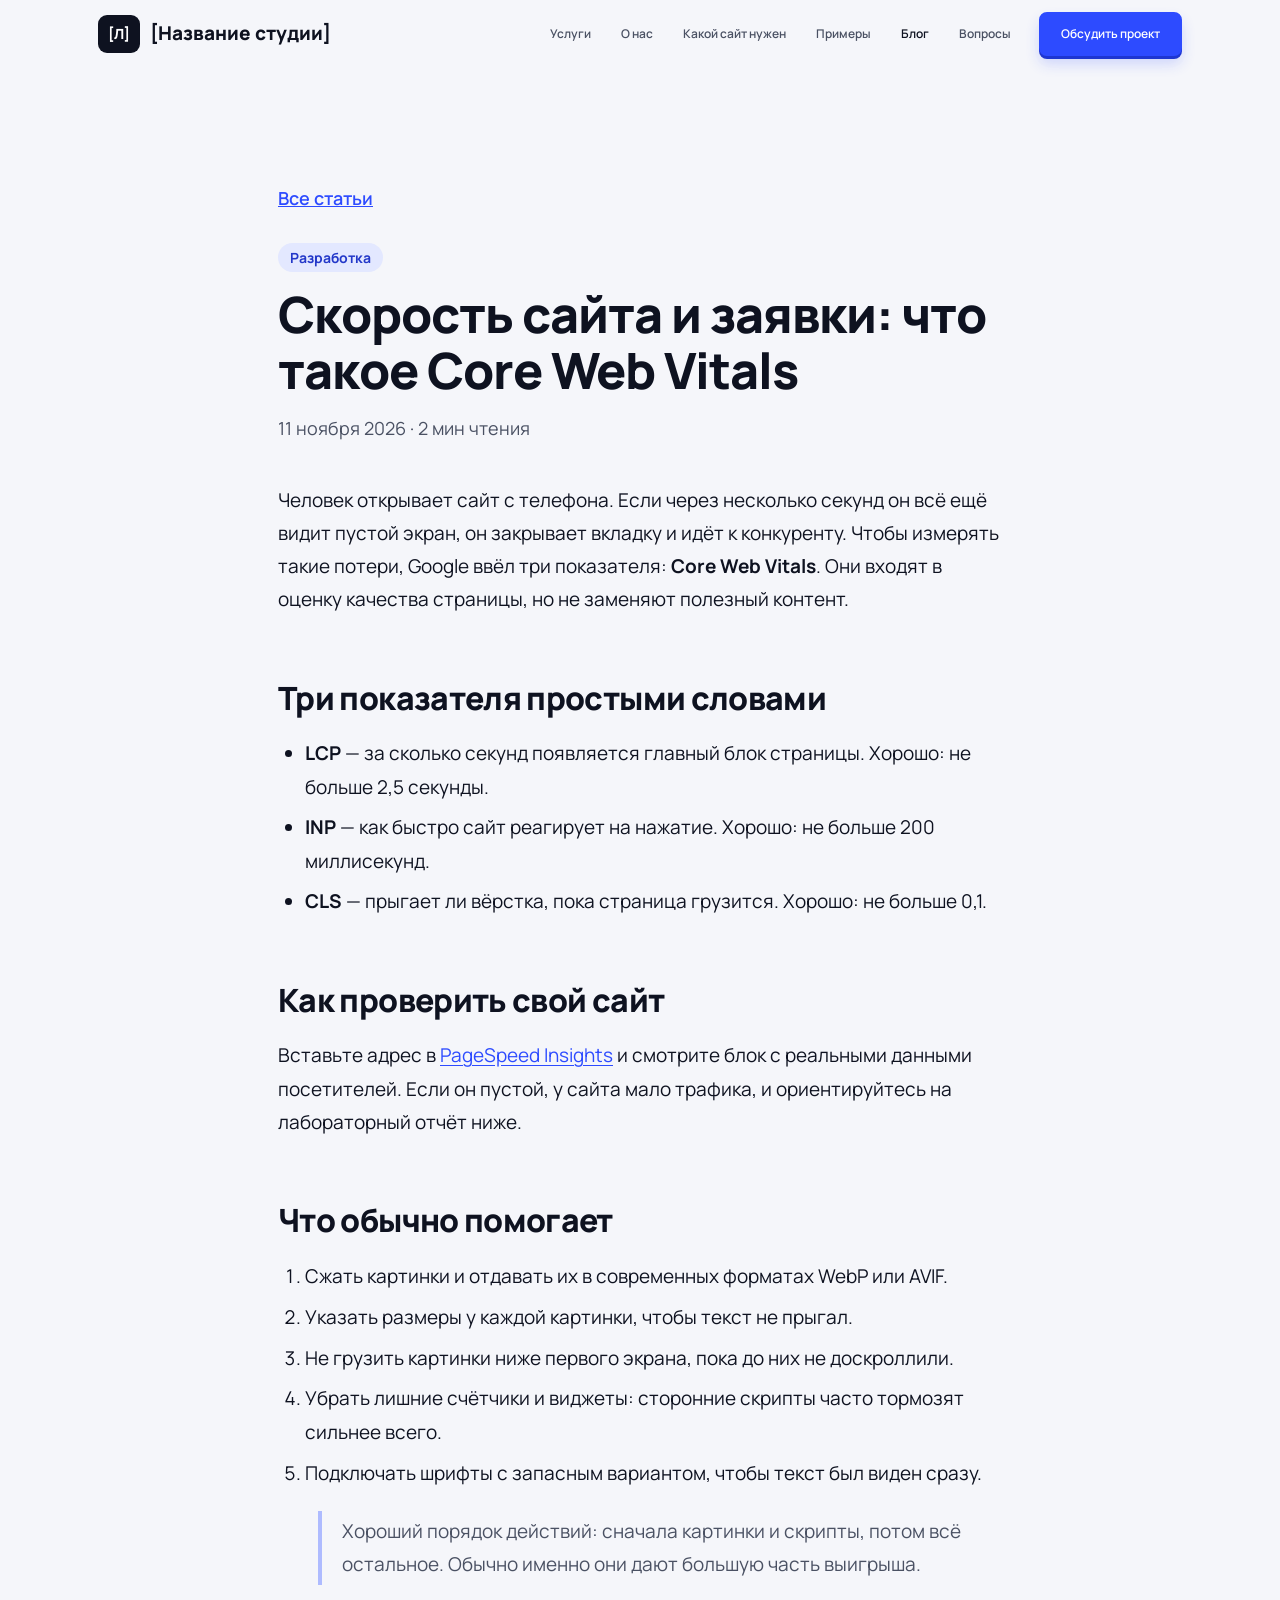
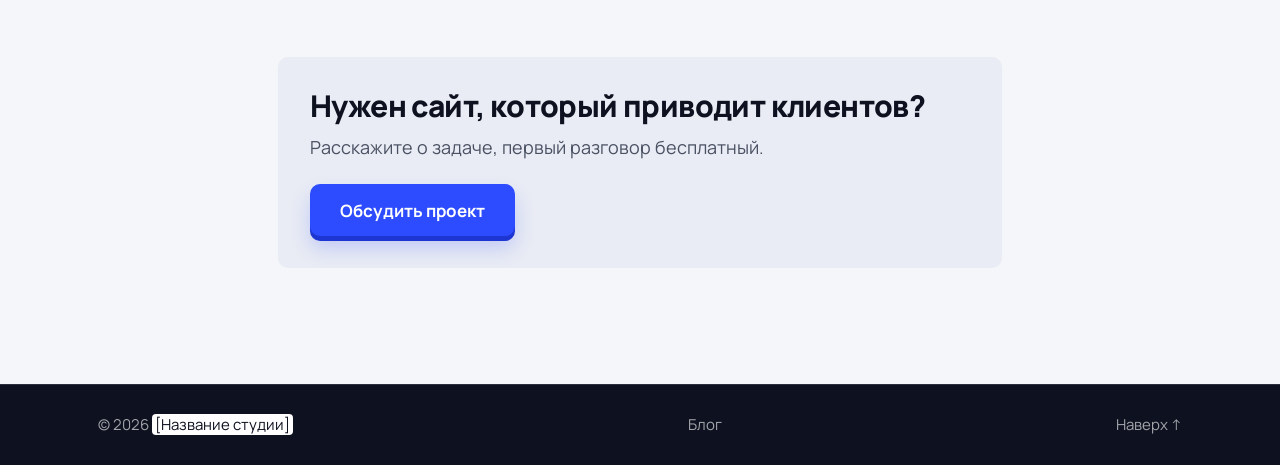
<file: core-web-vitals.html>
<!doctype html>
<html lang="ru" data-palette="indigo">
<head>
<meta charset="utf-8">
<meta name="viewport" content="width=device-width, initial-scale=1">
<title>Скорость сайта и заявки: что такое Core Web Vitals | [Название студии]</title>
<link rel="canonical" href="https://ВАШ-ЛОГИН.github.io/ИМЯ-РЕПОЗИТОРИЯ/blog/core-web-vitals.html">
<meta name="description" content="Три показателя скорости, которые смотрит Google, и что сделать, чтобы сайт не терял клиентов из-за медленной загрузки.">
<meta name="theme-color" content="#F5F6FA">
<meta property="og:type" content="article">
<meta property="og:title" content="Скорость сайта и заявки: что такое Core Web Vitals">
<meta property="og:description" content="Три показателя скорости, которые смотрит Google, и что сделать, чтобы сайт не терял клиентов из-за медленной загрузки.">
<!-- Когда загрузите превью-картинку 1200×630, раскомментируйте и впишите свой адрес:
<meta property="og:image" content="https://ВАШ-ЛОГИН.github.io/ИМЯ-РЕПОЗИТОРИЯ/img/og.jpg"> -->
<link rel="icon" href="data:image/svg+xml,%3Csvg xmlns='http://www.w3.org/2000/svg' viewBox='0 0 64 64'%3E%3Crect width='64' height='64' rx='14' fill='%230E1220'/%3E%3Cpath d='M18 46V18h12a10 10 0 0 1 0 20h-4' fill='none' stroke='%23fff' stroke-width='6'/%3E%3C/svg%3E">
<link rel="preconnect" href="https://fonts.googleapis.com">
<link rel="preconnect" href="https://fonts.gstatic.com" crossorigin>
<link href="https://fonts.googleapis.com/css2?family=Manrope:wght@400;500;600;700;800&display=swap" rel="stylesheet">
<link rel="stylesheet" href="../style.css">
<script>document.documentElement.classList.add('js')</script>
</head>
<body>
<div class="progress" aria-hidden="true"></div>
<a class="skip" href="#main">Перейти к содержимому</a>

<header class="header" id="top">
  <div class="wrap header__in">
    <a class="logo" href="../index.html" aria-label="[Название студии], на главную">
      <span class="logo__mark" aria-hidden="true">[Л]</span>
      <span class="logo__text">[Название студии]</span>
    </a>
    <nav class="nav" id="nav" aria-label="Разделы сайта">
      <a href="../index.html#services">Услуги</a>
      <a href="../index.html#about">О нас</a>
      <a href="../index.html#compare">Какой сайт нужен</a>
      <a href="../index.html#works">Примеры</a>
      <a href="../blog.html" aria-current="page">Блог</a>
      <a href="../index.html#faq">Вопросы</a>
      <a class="btn btn--sm nav__cta" href="../index.html#contact">Обсудить проект</a>
    </nav>
    <button class="burger" type="button" aria-label="Открыть меню" aria-expanded="false" aria-controls="nav">
      <span></span><span></span><span></span>
    </button>
  </div>
</header>

<main id="main">
<article class="section article">
  <div class="wrap">
    <p class="article__back"><a href="../blog.html">Все статьи</a></p>
    <span class="tag tag--dev">Разработка</span>
    <h1>Скорость сайта и заявки: что такое Core Web Vitals</h1>
    <p class="article__meta">11 ноября 2026 · 2 мин чтения</p>
    <div class="prose">
<p>Человек открывает сайт с телефона. Если через несколько секунд он всё ещё видит пустой экран, он закрывает вкладку и идёт к конкуренту. Чтобы измерять такие потери, Google ввёл три показателя: <strong>Core Web Vitals</strong>. Они входят в оценку качества страницы, но не заменяют полезный контент.</p>
<h2>Три показателя простыми словами</h2>
<ul><li><strong>LCP</strong> — за сколько секунд появляется главный блок страницы. Хорошо: не больше 2,5 секунды.</li><li><strong>INP</strong> — как быстро сайт реагирует на нажатие. Хорошо: не больше 200 миллисекунд.</li><li><strong>CLS</strong> — прыгает ли вёрстка, пока страница грузится. Хорошо: не больше 0,1.</li></ul>
<h2>Как проверить свой сайт</h2>
<p>Вставьте адрес в <a href="https://pagespeed.web.dev/" target="_blank" rel="noopener">PageSpeed Insights</a> и смотрите блок с реальными данными посетителей. Если он пустой, у сайта мало трафика, и ориентируйтесь на лабораторный отчёт ниже.</p>
<h2>Что обычно помогает</h2>
<ol><li>Сжать картинки и отдавать их в современных форматах WebP или AVIF.</li><li>Указать размеры у каждой картинки, чтобы текст не прыгал.</li><li>Не грузить картинки ниже первого экрана, пока до них не доскроллили.</li><li>Убрать лишние счётчики и виджеты: сторонние скрипты часто тормозят сильнее всего.</li><li>Подключать шрифты с запасным вариантом, чтобы текст был виден сразу.</li></ol>
<blockquote><p>Хороший порядок действий: сначала картинки и скрипты, потом всё остальное. Обычно именно они дают большую часть выигрыша.</p></blockquote>
    </div>
    <aside class="article__cta">
      <h2>Нужен сайт, который приводит клиентов?</h2>
      <p>Расскажите о задаче, первый разговор бесплатный.</p>
      <a class="btn" href="../index.html#contact">Обсудить проект</a>
    </aside>
  </div>
</article>
</main>

<footer class="footer">
  <div class="wrap footer__in">
    <p>© <span id="year">2026</span> <span class="todo">[Название студии]</span></p>
    <a href="../blog.html">Блог</a>
    <a href="#top">Наверх ↑</a>
  </div>
</footer>

<script src="../main.js" defer></script>
<script type="application/ld+json">{"@context": "https://schema.org", "@type": "Article", "headline": "Скорость сайта и заявки: что такое Core Web Vitals", "description": "Три показателя скорости, которые смотрит Google, и что сделать, чтобы сайт не терял клиентов из-за медленной загрузки.", "datePublished": "2026-11-11", "mainEntityOfPage": "https://ВАШ-ЛОГИН.github.io/ИМЯ-РЕПОЗИТОРИЯ/blog/core-web-vitals.html", "author": {"@type": "Organization", "name": "[Название студии]"}}</script>
</body>
</html>
</file>
<file: style.css>
/* ===== Цвета и размеры: меняйте здесь ===== */
/* ===== Цвета и размеры =====
   Палитра выбирается атрибутом у <html data-palette="...">:
   indigo (по умолчанию), forest, violet, ochre. Свои цвета: поменяйте значения ниже. */
:root,:root[data-palette="indigo"]{
  --bg:#F5F6FA; --bg-alt:#E9ECF4; --card:#FFFFFF; --line:#D5DAE6;
  --ink:#0E1220; --muted:#4A5163;
  --accent:#2D4BFF; --accent-dark:#1E36D1; --accent-soft:#AEBBFF;
  --dev:#2338C9; --dev-bg:#E3E8FF; --seo:#0B7A4F; --seo-bg:#D9F2E6; --both:#5B2CB3; --both-bg:#EBE1FB;
  --todo:#ffffff;
}
:root[data-palette="forest"]{
  --bg:#F3F5F0; --bg-alt:#E5EADF; --line:#D2D9C9; --ink:#14201A; --muted:#4A5750;
  --accent:#1B7A4B; --accent-dark:#12603A; --accent-soft:#9FE0BC;
  --dev:#1B5FA8; --dev-bg:#DDE9F6; --seo:#1B7A4B; --seo-bg:#D9F2E6; --both:#8A5A12; --both-bg:#F3E8D2;
}
:root[data-palette="violet"]{
  --bg:#F7F5FB; --bg-alt:#ECE8F5; --line:#DCD6EB; --ink:#17112B; --muted:#51485F;
  --accent:#6D3AF0; --accent-dark:#5521CF; --accent-soft:#C9B5FF;
  --dev:#5521CF; --dev-bg:#ECE5FD; --seo:#0B7A4F; --seo-bg:#D9F2E6; --both:#B3261E; --both-bg:#FBE3E0;
}
:root[data-palette="ochre"]{
  --bg:#F6F4EE; --bg-alt:#EDE9DF; --line:#DAD5C8; --ink:#15171C; --muted:#4B515C;
  --accent:#C8400F; --accent-dark:#A53409; --accent-soft:#FFB596;
  --dev:#1F4FD8; --dev-bg:#E2E8FB; --seo:#0E7A52; --seo-bg:#DCF1E8; --both:#A53409; --both-bg:#F3E3DA;
}
:root{
  --card:#FFFFFF; --radius:10px;
  --gut:clamp(20px,5vw,48px);
  --font:'Manrope',system-ui,-apple-system,'Segoe UI',Roboto,Arial,sans-serif;
  --ease:cubic-bezier(.2,.7,.2,1);
}
*,*::before,*::after{box-sizing:border-box}
html{scroll-behavior:smooth;-webkit-text-size-adjust:100%}
body{margin:0;background:var(--bg);color:var(--ink);font:400 18px/1.65 var(--font);-webkit-font-smoothing:antialiased;overflow-x:hidden}
img{max-width:100%;height:auto}
a{color:inherit}
h1,h2,h3{margin:0;line-height:1.12;letter-spacing:-.02em;font-weight:800}
p{margin:0}
ul{margin:0;padding:0;list-style:none}
:focus-visible{outline:3px solid var(--accent);outline-offset:3px;border-radius:4px}
.wrap{width:100%;max-width:1180px;margin:0 auto;padding:0 var(--gut)}
.skip{position:absolute;left:-999px;top:8px;z-index:100;padding:10px 16px;background:var(--ink);color:#fff;border-radius:6px}
.skip:focus{left:8px}
section[id]{scroll-margin-top:76px}

/* Подсветка заглушек: после заполнения уберите class="todo" */
.todo{background:var(--todo);border-radius:4px;box-decoration-break:clone;-webkit-box-decoration-break:clone;padding:0 .2em}

/* ===== Кнопки и метки ===== */
.btn{display:inline-flex;align-items:center;justify-content:center;min-height:52px;padding:0 28px;border-radius:var(--radius);background:var(--accent);color:#fff;font:700 17px/1 var(--font);text-decoration:none;border:2px solid var(--accent);transition:background .2s,transform .2s,border-color .2s}
.btn:hover{background:var(--accent-dark);border-color:var(--accent-dark)}
.btn:active{transform:translateY(1px)}
.btn--ghost{background:transparent;color:var(--ink);border-color:var(--ink)}
.btn--ghost:hover{background:var(--ink);border-color:var(--ink);color:#fff}
.btn--sm{min-height:44px;padding:0 20px;font-size:16px}
.btn--light{background:#fff;color:var(--ink);border-color:#fff}
.btn--light:hover{background:var(--bg-alt);border-color:var(--bg-alt)}
.eyebrow{margin-bottom:14px;font:700 40px/1 var(--font);letter-spacing:.08em;text-transform:uppercase;color:var(--accent)}
.eyebrow--light{color:var(--accent-soft)}
.tag{display:inline-block;margin-bottom:14px;padding:4px 12px;border-radius:999px;font-size:14px;font-weight:700;line-height:1.5;background:var(--dev-bg);color:var(--dev)}
.tag--seo{background:var(--seo-bg);color:var(--seo)}
.tag--both{background:var(--both-bg);color:var(--both)}
.lead{font-size:clamp(18px,2vw,21px);color:var(--muted);max-width:60ch}

/* ===== Шапка ===== */
.header{position:sticky;top:0;z-index:50;background:color-mix(in srgb,var(--bg) 92%,transparent);backdrop-filter:saturate(1.4) blur(10px);-webkit-backdrop-filter:saturate(1.4) blur(10px);border-bottom:1px solid transparent;transition:border-color .2s}
.header.is-stuck{border-color:var(--line)}
.header__in{display:flex;align-items:center;justify-content:space-between;gap:24px;height:68px}
.logo{display:flex;align-items:center;gap:10px;text-decoration:none;font-weight:800;font-size:19px}
.logo__mark {
  display: grid;
  place-items: center;
  width: auto;             /* Разрешаем блоку растягиваться под длину текста */
  min-width: 38px;         /* Минимальная ширина, чтобы не терять форму квадрата при коротком тексте */
  padding: 0 10px;         /* Добавляем отступы слева и справа, чтобы текст не прилипал к краям */
  height: 38px;            /* Оставляем высоту прежней */
  border-radius: 9px;
  background: var(--ink);
  color: #fff;
  font-size: 14px;
}
.nav{display:flex;align-items:center;gap:6px}
.nav a{padding:10px 12px;font:12px/1 var(--font);font-weight:600;text-decoration:none;color:var(--muted);border-radius:8px}
.nav .nav__cta{white-space:nowrap}
.nav a:hover{color:var(--ink)}
.nav .nav__cta{margin-left:10px;color:#fff;padding:0 20px}
.nav .nav__cta:hover{color:#fff}
.burger{display:none;width:48px;height:48px;border:0;border-radius:10px;background:transparent;cursor:pointer;flex-direction:column;align-items:center;justify-content:center;gap:6px}
.burger span{display:block;width:24px;height:2px;background:var(--ink);transition:transform .25s,opacity .2s}
.burger[aria-expanded="true"] span:nth-child(1){transform:translateY(8px) rotate(45deg)}
.burger[aria-expanded="true"] span:nth-child(2){opacity:0}
.burger[aria-expanded="true"] span:nth-child(3){transform:translateY(-8px) rotate(-45deg)}

/* ===== Первый экран ===== */
.hero{padding:clamp(48px,9vw,112px) 0 clamp(40px,6vw,72px)}
.hero__in{display:grid;grid-template-columns:minmax(0,1.5fr) minmax(0,1fr);gap:48px;align-items:end}
.hero h1{font-size:clamp(34px,5.2vw,62px);margin-bottom:24px}
.hero .lead{margin-bottom:36px}
.hero__btns{display:flex;flex-wrap:wrap;gap:14px}
.stats{display:grid;gap:0;border-top:2px solid var(--ink)}
.stats li{display:flex;align-items:baseline;justify-content:space-between;gap:16px;padding:18px 0;border-bottom:1px solid var(--line)}
.stats b{font-size:clamp(28px,3.4vw,40px);font-weight:800;letter-spacing:-.02em}
.stats span{color:var(--muted);font-size:16px;text-align:right}

/* ===== Секции ===== */
.section{padding:clamp(64px,9vw,120px) 0}
.section--alt{background:var(--bg-alt)}
.section__head{max-width:760px;margin-bottom:clamp(36px,5vw,64px)}
.section__head h2{font-size:clamp(30px,4.6vw,52px);margin-bottom:18px}

/* Услуги */
.cards{display:grid;grid-template-columns:repeat(3,minmax(0,1fr));gap:20px}
.card{display:flex;flex-direction:column;padding:28px;background:var(--card);border:1px solid var(--line);border-radius:var(--radius);transition:transform .25s,box-shadow .25s}
.card h3{font-size:23px;margin-bottom:10px}
.card p{color:var(--muted)}
.card__price {
    display: flex;
    flex-direction: column; /* Ставит элементы друг под другом */
    align-items: flex-end; /* Прижимает текст цены и приписку к правому краю */
    width: max-content;
    align-self: flex-end; /* Прижимает весь блок к правой стороне карточки */
    font-size: 30px;
    margin-top: auto!important;
    padding-top: 20px;
    color: var(--ink)!important;
    font-weight: 1000;
}

.period {
    font-size: 16px;
    color: var(--muted);
    font-weight: 400;
    margin-top: 2px; /* Небольшой отступ вниз от цифр */
}

@media (hover:hover){.card:hover{transform:translateY(-4px);box-shadow:0 14px 30px rgba(21,23,28,.08)}}
/* О нас */
.people{display:grid;grid-template-columns:repeat(2,minmax(0,1fr));gap:28px}
.person{display:grid;grid-template-columns:minmax(0,.9fr) minmax(0,1.1fr);gap:24px;align-items:start;padding:20px;background:var(--card);border-radius:var(--radius);border:1px solid var(--line)}
.person h3{font-size:26px;margin-bottom:4px}
.person__role{margin-bottom:14px;font-weight:700;color:var(--muted)}
.person__list{margin:0;padding-left:1.2em;list-style:disc}
.person__list li{margin-bottom:6px;line-height:1.45}
.person__list li::marker{color:var(--accent)}
.facts{display:grid;grid-template-columns:repeat(3,minmax(0,1fr));gap:20px;margin-top:40px}
.facts li{padding-top:18px;border-top:2px solid var(--ink)}
.facts b{display:block;margin-bottom:6px;font-size:20px}
.facts span{color:var(--muted)}
/* Карточки «О нас» на телефоне: фото слева, текст справа */
@media (max-width:768px){
  .person{grid-template-columns:minmax(0,38%) minmax(0,1fr);gap:16px;padding:16px}
  .person h3{font-size:22px}
  .person__role{margin-bottom:10px;font-size:15px}
  .person .tag{margin-bottom:8px}
}

/* Заглушки под фото */
.ph{display:flex;align-items:center;justify-content:center;padding:20px;text-align:center;background:color-mix(in srgb,var(--ink) 8%,var(--bg));border:2px dashed color-mix(in srgb,var(--ink) 35%,var(--bg));border-radius:8px;color:var(--ink)}
.ph span{display:block;font-weight:700;max-width:30ch}
.ph small{display:block;margin-top:8px;font-weight:500;font-size:14px;line-height:1.4}
.ph--portrait{aspect-ratio:4/5}
.ph--shot{aspect-ratio:16/10}

/* Плохой и хороший сайт */
.compare{display:grid;grid-template-columns:repeat(2,minmax(0,1fr));gap:32px}
.compare__label{margin-bottom:14px;font-size:15px;font-weight:800;letter-spacing:.06em;text-transform:uppercase}
.compare__col--bad .compare__label{color:#B3261E}
.compare__col--good .compare__label{color:var(--seo)}
.mock{overflow:hidden;border-radius:var(--radius);border:1px solid var(--line);background:#fff;box-shadow:0 10px 30px rgba(21,23,28,.08)}
.mock__bar{display:flex;align-items:center;gap:6px;padding:10px 14px;background:color-mix(in srgb,var(--ink) 7%,var(--bg));border-bottom:1px solid var(--line)}
.mock__bar i{width:10px;height:10px;border-radius:50%;background:color-mix(in srgb,var(--ink) 25%,var(--bg))}
.mock__bar span{margin-left:10px;flex:1;min-width:0;padding:3px 12px;border-radius:999px;background:#fff;font-size:12px;color:var(--muted);white-space:nowrap;overflow:hidden;text-overflow:ellipsis}
.mock__body{padding:18px;min-height:300px}
.checks{margin-top:22px;display:grid;gap:12px}
.checks li{position:relative;padding-left:34px}
.checks li::before{position:absolute;left:0;top:2px;width:24px;height:24px;border-radius:50%;display:grid;place-items:center;font-size:14px;font-weight:800;line-height:1;color:#fff}
.checks{counter-reset:chk;list-style:none;padding-left:0}
.checks li{counter-increment:chk}
.checks li::before{content:counter(chk)}
.checks--bad li::before{background:#B3261E}
.checks--good li::before{background:var(--seo)}
.checks b{font-weight:800}

/* Примеры */
/* Убираем старый Grid и ставим стили слайдера */
.slider-wrapper {
  position: relative;
  overflow: hidden;
  padding: 0 40px;
}

.slider-track {
  display: flex; /* Выстраиваем проекты в ряд */
  transition: transform 0.4s ease-in-out;
  width: 100%;
}

/* Жестко фиксируем ширину каждого слайда, запрещая сжатие */
.work {
    flex: 0 0 100%;
    box-sizing: border-box;
    padding: 0 20px;
}

/* Заставляем SVG-файл раскрыться по ширине контейнера */
.work .ph-img {
    width: 100%;
    height: auto;
    min-height: 250px; /* Базовая страховка высоты для SVG */
    object-fit: contain; /* Сохраняет пропорции векторной графики, не обрезая края */
    display: block;
    margin-bottom: 18px;
}

/* Стили кнопок */
.slider-btn {
  position: absolute;
  top: 50%;
  transform: translateY(-50%);
  background-color: var(--accent);
  color: white;
  border: none;
  width: 40px;
  height: 40px;
  border-radius: 50%;
  font-size: 20px;
  cursor: pointer;
  z-index: 10;
  display: flex;
  align-items: center;
  justify-content: center;
  transition: background-color 0.2s;
}

.slider-btn:hover {
  background-color: var(--ink);
}

.prev-btn { left: 0; }
.next-btn { right: 0; }
.work__link{display:block;text-decoration:none}
.work .ph{margin-bottom:18px;transition:transform .3s}
.work h3{font-size:22px;margin-bottom:4px}
.work__meta{display:inline-block;color:var(--muted);font-size:16px}
.work__res{margin-top:10px;font-weight:600}
.work__go{display:inline-block;margin-top:12px;font-weight:700;color:var(--accent);text-decoration:underline;text-underline-offset:.2em}
@media (hover:hover){.work__link:hover .ph{transform:translateY(-4px)}.work__link:hover h3{color:var(--accent)}}

/* Вопросы */
.faq{display:grid;grid-template-columns:minmax(0,.8fr) minmax(0,1.2fr);gap:clamp(32px,6vw,80px);align-items:start}
.faq .section__head{margin-bottom:0;position:sticky;top:100px}
.qa{border-bottom:1px solid var(--line)}
.qa:first-child{border-top:2px solid var(--ink)}
.qa summary{position:relative;display:block;padding:22px 48px 22px 0;font-size:20px;font-weight:700;line-height:1.35;cursor:pointer;list-style:none}
.qa summary::-webkit-details-marker{display:none}
.qa summary::after{content:"+";position:absolute;right:4px;top:50%;margin-top:-16px;width:32px;height:32px;display:grid;place-items:center;border:2px solid var(--ink);border-radius:50%;font-size:20px;line-height:1;font-weight:500;transition:transform .25s,background .2s,color .2s}
.qa[open] summary::after{transform:rotate(45deg);background:var(--ink);color:#fff}
.qa__a{padding:0 0 24px;max-width:62ch;color:var(--muted)}

/* Контакты */
.contact{padding:clamp(64px,9vw,112px) 0;background:var(--ink);color:#fff}
.contact__in{display:grid;grid-template-columns:minmax(0,1.3fr) minmax(0,1fr);gap:48px;align-items:center}
.contact h2{font-size:clamp(30px,4.6vw,52px);margin-bottom:18px}
.contact .lead{color:color-mix(in srgb,#fff 75%,var(--ink))}
.contact__links{display:grid;gap:16px}
.contact__links .btn{width:100%}
.contact__a{display:flex;flex-direction:column;gap:2px;padding:18px 20px;border:1px solid color-mix(in srgb,#fff 22%,var(--ink));border-radius:var(--radius);text-decoration:none;transition:border-color .2s}
.contact__a:hover{border-color:#fff}
.contact__a span{font-size:14px;color:color-mix(in srgb,#fff 62%,var(--ink))}
.contact__a b{font-size:21px}
.contact .todo{color:var(--ink); margin-bottom: 5px;}
/* Стили для отдельных номеров */
.contact__a a {
  text-decoration: none;
  color: inherit;
  width: 220px; /* Задаем одинаковую жесткую ширину для обеих кнопок */
  transition: opacity 0.2s;
}

/* Заставляем белый фон растянуться на всю ширину ссылки */
.contact__a a b.todo {
  display: block;
  text-align: center; /* Выравниваем сам номер по центру плашки */
}

.contact__a a:hover {
  opacity: 0.7;
}

.footer{padding:28px 0;background:var(--ink);border-top:1px solid color-mix(in srgb,#fff 12%,var(--ink));color:color-mix(in srgb,#fff 62%,var(--ink));font-size:15px}
.footer__in{display:flex;justify-content:space-between;gap:16px;flex-wrap:wrap}
.footer .todo{color:var(--ink)}
.footer a{text-decoration:none}
.footer a:hover{color:#fff}


/* ===== Анимации (все отключаются при «уменьшить движение») ===== */
@keyframes rise{from{opacity:0;transform:translateY(22px)}to{opacity:1;transform:none}}
@keyframes sweep{from{background-size:0 100%}to{background-size:100% 100%}}
@keyframes drift{0%,100%{transform:translate3d(0,0,0)}50%{transform:translate3d(-30px,24px,0)}}
@keyframes ticker{from{transform:translateX(0)}to{transform:translateX(-50%)}}
@keyframes pulse{0%,100%{box-shadow:0 0 0 0 color-mix(in srgb,var(--accent) 45%,transparent)}60%{box-shadow:0 0 0 12px transparent}}
@keyframes open{from{opacity:0;transform:translateY(-6px)}to{opacity:1;transform:none}}

/* Полоса прокрутки страницы */
.progress{position:fixed;left:0;top:0;right:0;height:3px;z-index:60;background:var(--accent);transform:scaleX(0);transform-origin:0 50%;pointer-events:none}

/* Появление первого экрана */
.js .hero__text>*,.js .stats li{animation:rise .8s var(--ease) both}
.js .hero__text>*:nth-child(1){animation-delay:.05s}
.js .hero__text>*:nth-child(2){animation-delay:.15s}
.js .hero__text>*:nth-child(3){animation-delay:.28s}
.js .hero__text>*:nth-child(4){animation-delay:.4s}
.js .stats li:nth-child(1){animation-delay:.45s}
.js .stats li:nth-child(2){animation-delay:.55s}
.js .stats li:nth-child(3){animation-delay:.65s}
.hl{background:linear-gradient(transparent 62%,var(--accent-soft) 62%) no-repeat 0 0/100% 100%}
.js .hl{background-size:0 100%;animation:sweep .9s .7s var(--ease) forwards}
.hero{position:relative;overflow:hidden}
.hero::before{content:"";position:absolute;right:-12%;top:-30%;width:640px;height:640px;border-radius:50%;background:radial-gradient(circle,color-mix(in srgb,var(--accent) 16%,transparent),transparent 68%);animation:drift 14s ease-in-out infinite;pointer-events:none}
.hero__in{position:relative}

/* Подчёркивание ссылок меню */
.nav a:not(.btn){position:relative}
.nav a:not(.btn)::after{content:"";position:absolute;left:12px;right:12px;bottom:5px;height:2px;background:var(--accent);transform:scaleX(0);transform-origin:0 50%;transition:transform .3s var(--ease)}
.nav a:not(.btn):hover::after{transform:scaleX(1)}

/* Кнопки */
.btn{position:relative}
@media (hover:hover){.btn:hover{transform:translateY(-2px);box-shadow:0 10px 22px color-mix(in srgb,var(--accent) 30%,transparent)}.btn--ghost:hover,.btn--light:hover{box-shadow:none}}

/* Макеты «плохой / хороший» */
.checks li{transition:transform .3s var(--ease)}
@media (hover:hover){.checks li:hover{transform:translateX(4px)}}

/* Раскрытие вопросов */
.qa[open] .qa__a{animation:open .35s var(--ease)}

/* ===== Появление при прокрутке (только если включён JS) ===== */
.js .reveal{opacity:0;transform:translateY(18px);transition:opacity .6s ease var(--d,0ms),transform .6s var(--ease) var(--d,0ms)}
.js .reveal.is-in{opacity:1;transform:none}
@media (prefers-reduced-motion:reduce){
  html{scroll-behavior:auto}
  *,*::before{transition:none!important;animation:none!important}
  .progress{display:none}
  .js .hl{background-size:100% 100%}
  .js .reveal{opacity:1;transform:none}
}

/* ===== Планшет ===== */
@media (max-width:1000px){
  .cards{grid-template-columns:repeat(2,minmax(0,1fr))}
  .works{grid-template-columns:repeat(2,minmax(0,1fr))}
  .hero__in{grid-template-columns:minmax(0,1fr);gap:40px;align-items:start}
  .people{grid-template-columns:minmax(0,1fr)}
  .faq{grid-template-columns:minmax(0,1fr)}
  .faq .section__head{position:static;margin-bottom:36px}
  .contact__in{grid-template-columns:minmax(0,1fr);gap:36px}
}

/* ===== Мобильные ===== */
@media (max-width:820px){
  .burger{display:flex}
  .nav{position:fixed;top:68px;left:0;right:0;bottom:0;z-index:40;flex-direction:column;align-items:stretch;gap:0;padding:12px var(--gut) 32px;background:var(--bg);overflow-y:auto;transform:translateY(-8px);opacity:0;visibility:hidden;transition:opacity .2s,transform .2s,visibility .2s}
  .nav.is-open{opacity:1;transform:none;visibility:visible}
  .nav a{padding:18px 4px;font-size:21px;color:var(--ink);border-bottom:1px solid var(--line);border-radius:0}
  .nav .nav__cta{margin:24px 0 0;min-height:56px;justify-content:center;border-bottom:2px solid var(--accent);border-radius:var(--radius);font-size:18px;padding:0 20px}
  body.nav-open{overflow:hidden}
  .compare{grid-template-columns:minmax(0,1fr);gap:44px}
}
@media (max-width:640px){
  body{font-size:17px}
  .cards,.works,.facts{grid-template-columns:minmax(0,1fr)}
  .card{padding:22px}
  .hero__btns .btn{width:100%}
  .stats span{font-size:15px}
  .qa summary{font-size:18px;padding-right:44px}
  .mock__body{min-height:0}
  .logo__text{font-size:17px}
}

/* ===== Дополнения: блеск на кнопках ===== */
.btn{overflow:hidden;isolation:isolate}
.btn::after{content:"";position:absolute;inset:0;z-index:-1;background:linear-gradient(100deg,transparent 30%,rgba(255,255,255,.38) 50%,transparent 70%);transform:translateX(-130%)}
@media (hover:hover){.btn:hover::after{transform:translateX(130%);transition:transform .75s var(--ease)}}

/* ===== Дополнения: выбор ниши ===== */
.tabs{display:flex;flex-wrap:wrap;gap:10px;margin:0 0 36px}
.tab{min-height:44px;padding:0 20px;border:2px solid var(--ink);border-radius:999px;background:transparent;color:var(--ink);font:700 16px/1 var(--font);cursor:pointer;transition:background .2s,color .2s,transform .2s var(--ease)}
.tab:hover{transform:translateY(-2px)}
.tab[aria-pressed="true"]{background:var(--ink);color:#fff}
.tab.todo{border-style:dashed}

/* ===== Дополнения: блог ===== */
.posts{display:grid;grid-template-columns:repeat(3,minmax(0,1fr));gap:20px}
.post{background:var(--card);border:1px solid var(--line);border-radius:var(--radius);transition:transform .25s,box-shadow .25s}
.post[hidden]{display:none}
.post__a{display:flex;flex-direction:column;height:100%;padding:20px;text-decoration:none}
div.post__a{cursor:default}
.post .ph{margin-bottom:18px}
.post__cover{display:block;width:100%;aspect-ratio:16/10;object-fit:cover;margin-bottom:18px;border-radius:8px}
.post h3{font-size:22px;margin-bottom:12px}
.post__meta{margin-top:auto;padding-top:16px;font-size:15px;color:var(--muted)}
.post__meta b{color:var(--ink)}
.post--lead{grid-column:span 2}
@media (hover:hover){.post:hover{transform:translateY(-4px);box-shadow:0 14px 30px rgba(21,23,28,.08)}.post:hover h3{color:var(--accent)}}
.more{margin-top:36px}
.blog-head h1{font-size:clamp(32px,5vw,56px);margin-bottom:18px}
.empty{margin-top:24px;color:var(--muted)}
.nav a[aria-current]{color:var(--ink)}

/* ===== Дополнения: страница статьи ===== */
.article .wrap{max-width:820px}
.article__back{margin-bottom:28px;font-weight:600}
.article__back a{color:var(--accent)}
.article h1{font-size:clamp(30px,4.6vw,50px);margin-bottom:16px}
.article__meta{margin-bottom:40px;color:var(--muted)}
.prose{font-size:19px;line-height:1.75}
.prose>*+*{margin-top:1.1em}
.prose h2{font-size:clamp(24px,3vw,32px);margin-top:2em}
.prose h3{font-size:21px;margin-top:1.6em}
.prose a{color:var(--accent);text-underline-offset:.15em}
.prose ul,.prose ol{padding-left:1.4em}
.prose ul{list-style:disc}
.prose li+li{margin-top:.4em}
.prose blockquote{padding:4px 0 4px 20px;border-left:4px solid var(--accent-soft);color:var(--muted)}
.prose code{padding:1px 6px;border-radius:4px;background:var(--bg-alt);font-size:.9em}
.prose pre{overflow-x:auto;padding:16px 20px;border-radius:var(--radius);background:var(--ink);color:#fff;font-size:15px;line-height:1.6}
.prose pre code{padding:0;background:none}
.prose img{display:block;border-radius:var(--radius)}
.article__cta{margin-top:72px;padding:32px;border-radius:var(--radius);background:var(--bg-alt)}
.article__cta h2{font-size:clamp(22px,2.6vw,30px);margin-bottom:10px}
.article__cta p{margin-bottom:22px;color:var(--muted)}
@media (max-width:1000px){.posts{grid-template-columns:repeat(2,minmax(0,1fr))}}
@media (max-width:640px){.posts{grid-template-columns:minmax(0,1fr)}.post--lead{grid-column:auto}.tabs{gap:8px}}

/* ===== Объём: карточки услуг ===== */
.card{position:relative;transform-style:preserve-3d;transition:transform .3s var(--ease),box-shadow .3s}
.card::after{content:"";position:absolute;inset:0;border-radius:inherit;pointer-events:none;opacity:0;background:radial-gradient(280px circle at var(--gx,50%) var(--gy,0%),color-mix(in srgb,var(--accent) 13%,transparent),transparent 70%);transition:opacity .3s}
.card>*{transition:translate .3s var(--ease)}
@media (hover:hover){
  .card:hover{box-shadow:var(--sx,0px) var(--sy,18px) 36px rgba(21,23,28,.14)}
  .card:hover::after{opacity:1}
  .card:hover .tag{translate:0 0 30px}
  .card:hover h3{translate:0 0 24px}
  .card:hover p{translate:0 0 14px}
  .card:hover .card__price{translate:0 0 36px}
}

/* ===== Объём: кнопки как выпуклые клавиши ===== */
.btn{--edge:var(--accent-dark);box-shadow:0 5px 0 var(--edge),0 12px 20px color-mix(in srgb,var(--accent) 22%,transparent);transition:background .2s,border-color .2s,color .2s,transform .15s var(--ease),box-shadow .15s var(--ease)}
.btn--ghost{--edge:var(--ink);box-shadow:0 5px 0 var(--edge)}
.btn--light{--edge:var(--accent-soft);box-shadow:0 5px 0 var(--edge)}
.btn--sm{box-shadow:0 3px 0 var(--edge),0 8px 14px color-mix(in srgb,var(--accent) 20%,transparent)}
@media (hover:hover){
  .btn:hover{transform:translateY(-3px);box-shadow:0 8px 0 var(--edge),0 18px 26px color-mix(in srgb,var(--accent) 26%,transparent)}
  .btn--ghost:hover,.btn--light:hover{box-shadow:0 8px 0 var(--edge)}
  .btn--sm:hover{box-shadow:0 5px 0 var(--edge),0 12px 18px color-mix(in srgb,var(--accent) 24%,transparent)}
}
.btn:active,.btn:active:hover{transform:translateY(4px);box-shadow:0 1px 0 var(--edge),0 2px 5px color-mix(in srgb,var(--accent) 20%,transparent)}
.btn--ghost:active,.btn--light:active,.btn--ghost:active:hover,.btn--light:active:hover{box-shadow:0 1px 0 var(--edge)}
@media (prefers-reduced-motion:reduce){.card,.card>*,.btn{transition:none!important}.card:hover>*{translate:none!important}}

/* ===== Объём: «О нас» и логотип ===== */
.person{position:relative;transform-style:preserve-3d;transition:transform .3s var(--ease),box-shadow .3s}
.person::after{content:"";position:absolute;inset:0;border-radius:inherit;pointer-events:none;opacity:0;background:radial-gradient(320px circle at var(--gx,50%) var(--gy,0%),color-mix(in srgb,var(--accent) 12%,transparent),transparent 70%);transition:opacity .3s}
.person>*{transition:translate .3s var(--ease)}
.logo{transform-style:preserve-3d;transition:transform .3s var(--ease)}
.logo>*{transition:translate .3s var(--ease),box-shadow .3s}
.logo__mark{position:relative;overflow:hidden}
.logo__mark::after{content:"";position:absolute;inset:0;pointer-events:none;opacity:0;background:radial-gradient(40px circle at var(--gx,50%) var(--gy,0%),rgba(255,255,255,.35),transparent 70%);transition:opacity .3s}
@media (hover:hover){
  .person:hover{box-shadow:var(--sx,0px) var(--sy,18px) 36px rgba(21,23,28,.14)}
  .person:hover::after{opacity:1}
  .person:hover .ph{translate:0 0 22px}
  .person:hover .person__body{translate:0 0 34px}
  .logo:hover .logo__mark{translate:0 0 26px;box-shadow:var(--sx,0px) 10px 18px rgba(14,18,32,.35)}
  .logo:hover .logo__mark::after{opacity:1}
  .logo:hover .logo__text{translate:0 0 14px}
}
@media (prefers-reduced-motion:reduce){.person,.person>*,.logo,.logo>*{transition:none!important}.person:hover>*,.logo:hover>*{translate:none!important}}

/* ===== Мобильное меню ===== */
@keyframes navIn{from{opacity:0;transform:translateY(-10px)}to{opacity:1;transform:none}}
@media (max-width:820px){
  /* размытие у шапки ломало position:fixed у меню, поэтому на телефоне фон шапки сплошной */
  .header{background:var(--bg);backdrop-filter:none;-webkit-backdrop-filter:none}
  body.nav-open .header{border-color:var(--line)}
  .nav{top:68px;bottom:0;height:auto;padding:8px var(--gut) calc(32px + env(safe-area-inset-bottom,0px));overscroll-behavior:contain;-webkit-overflow-scrolling:touch;box-shadow:0 24px 40px rgba(14,18,32,.12)}
  .nav a:not(.btn){display:flex;align-items:center;justify-content:space-between;min-height:62px;padding:14px 4px;font-size:22px;font-weight:700;color:var(--ink)}
  .nav a:not(.btn)::after{content:"→";position:static;height:auto;background:none;transform:none;color:var(--accent);font-size:22px;transition:transform .25s var(--ease)}
  .nav a:not(.btn):hover::after,.nav a:not(.btn):active::after{transform:translateX(5px)}
  .nav a[aria-current]{color:var(--accent)}
  .nav .nav__cta{margin-top:28px}
  .nav.is-open>*{animation:navIn .45s var(--ease) backwards}
  .nav.is-open>*:nth-child(1){animation-delay:.03s}
  .nav.is-open>*:nth-child(2){animation-delay:.07s}
  .nav.is-open>*:nth-child(3){animation-delay:.11s}
  .nav.is-open>*:nth-child(4){animation-delay:.15s}
  .nav.is-open>*:nth-child(5){animation-delay:.19s}
  .nav.is-open>*:nth-child(6){animation-delay:.23s}
  .nav.is-open>*:nth-child(7){animation-delay:.3s}
}
@media (max-width:820px) and (max-height:560px){
  .nav a:not(.btn){min-height:52px;font-size:19px}
  .nav .nav__cta{margin-top:16px}
}

/* Иллюстрации-заглушки */
.ph-img{display:block;width:100%;height:auto;border-radius:var(--radius);border:1px solid var(--line);background:var(--card)}
.ph-img--portrait{aspect-ratio:4/5;object-fit:cover}
.work .ph-img{margin-bottom:18px;transition:transform .3s var(--ease)}
@media (hover:hover){.work__link:hover .ph-img{transform:translateY(-6px)}}


/* ===== Всплывающее окно (Модалка) ===== */
.modal-overlay {
  position: fixed;
  top: 0;
  left: 0;
  right: 0;
  bottom: 0;
  background: rgba(14, 18, 32, 0.6); /* Темный полупрозрачный фон */
  backdrop-filter: blur(4px);
  z-index: 1000;
  display: flex;
  align-items: center;
  justify-content: center;
  opacity: 0;
  visibility: hidden;
  transition: opacity 0.3s ease, visibility 0.3s ease;
  padding: 20px;
}

/* Класс, который JS будет добавлять для показа окна */
.modal-overlay.is-open {
  opacity: 1;
  visibility: visible;
}

.modal-content {
  background: var(--card);
  width: 100%;
  max-width: 440px;
  padding: 40px;
  border-radius: var(--radius);
  position: relative;
  transform: translateY(20px);
  transition: transform 0.3s ease;
  box-shadow: 0 20px 40px rgba(0, 0, 0, 0.2);
  color: var(--ink); /* Чтобы текст на черном сайте был виден внутри белой формы */
}

.modal-overlay.is-open .modal-content {
  transform: translateY(0);
}

.modal-close {
  position: absolute;
  top: 16px;
  right: 16px;
  background: transparent;
  border: none;
  font-size: 28px;
  line-height: 1;
  color: var(--muted);
  cursor: pointer;
  transition: color 0.2s;
}

.modal-close:hover {
  color: var(--accent);
}

.modal-title {
  font-size: 26px;
  margin-bottom: 10px;
}

.modal-subtitle {
  color: var(--muted);
  margin-bottom: 24px;
  font-size: 15px;
}

.modal-form {
  display: flex;
  flex-direction: column;
  gap: 16px;
}

.form-group {
  display: flex;
  flex-direction: column;
  gap: 6px;
}

.form-group label {
  font-size: 14px;
  font-weight: 700;
  color: var(--muted);
}

.form-group input {
  padding: 14px 16px;
  border: 1px solid var(--line);
  border-radius: 8px;
  font-family: var(--font);
  font-size: 16px;
  outline: none;
  transition: border-color 0.2s;
}

.form-group input:focus {
  border-color: var(--accent);
}

.modal-submit {
  margin-top: 10px;
  width: 100%;
}
/* ===== «Какой сайт нужен»: макеты ===== */
.mock{container-type:inline-size}
.mock__body{position:relative;padding:0;min-height:0}
.pin{display:inline-grid;vertical-align:middle;flex:none;width:18px;height:18px;margin:0 4px;font-size:11px!important;text-shadow:none;letter-spacing:0;text-transform:none;border-radius:50%;place-items:center;font-family:var(--font);font-weight:800;line-height:1;font-style:normal;color:#fff;box-shadow:0 0 0 2px #fff,0 2px 6px rgba(0,0,0,.25)}
.pin--bad{background:#B3261E}
.pin--good{background:var(--seo)}
.is-in .pin{animation:pin-pop .5s var(--ease) both}
@keyframes pin-pop{from{transform:scale(0)}to{transform:scale(1)}}

/* Плохой сайт: правдоподобно устаревший */
.mock--bad .mock__body{background:#e9e4d4;font-family:Tahoma,Verdana,Arial,sans-serif;color:#333;padding-bottom:10px}
.b-top{display:flex;justify-content:space-between;gap:8px;padding:3px 8px;background:#5a3e1b;color:#f1d98a;font-size:8px;white-space:nowrap;overflow:hidden}
.b-top span:first-child{overflow:hidden;text-overflow:ellipsis}
.b-head{padding:8px;background:linear-gradient(#7a5a2b,#4a3410);border-bottom:3px double #c9a227}
.b-logo{display:block;margin-bottom:6px;color:#ffd84a;font:italic 900 17px/1 'Times New Roman',serif;text-shadow:2px 2px 0 #8b0000;letter-spacing:.02em}
.b-logo small{margin-left:6px;font-size:10px;color:#fff}
.b-menu{display:flex;flex-wrap:wrap;gap:2px}
.b-menu li{padding:2px 4px;background:#c9a227;color:#3b2a08;font-size:7.5px;font-weight:700;border:1px outset #ffe08a}
.b-main{display:grid;grid-template-columns:minmax(0,1fr) 31%;gap:8px;padding:8px}
.b-slide{position:relative;display:grid;place-items:center;height:72px;margin-bottom:7px;background:linear-gradient(135deg,#8fa3b8,#c5ced6 40%,#9aa9b5);border:2px solid #fff;outline:1px solid #999}
.b-slide span{color:#fff;font:700 15px/1 'Times New Roman',serif;text-shadow:1px 1px 3px #000;letter-spacing:.04em}
.b-slide em{position:absolute;bottom:3px;color:#fff;font-size:9px;font-style:normal;letter-spacing:2px}
.b-text{font-size:8px;padding-bottom:44px;line-height:1.35;text-align:justify}
.b-side{padding:6px;background:#fff8dc;border:1px dashed #b8860b;font-size:7.5px;line-height:1.35}
.b-side b{display:block;margin-bottom:4px;padding:2px;background:#8b0000;color:#fff;text-align:center;font-size:8px}
.b-side p{margin-bottom:4px;color:#00e;text-decoration:underline}
.b-count{display:block;margin-top:6px;padding:2px;background:#000;color:#0f0;font:7.5px/1.2 'Courier New',monospace;text-align:center}
.b-chat{position:absolute;right:8px;bottom:8px;width:44%;padding:6px 8px;background:#e8341c;color:#fff;font-size:9px;font-weight:700;border-radius:6px 6px 0 6px;box-shadow:0 4px 12px rgba(0,0,0,.35)}
.b-chat small{display:block;margin-top:3px;padding:4px;background:#fff;color:#333;font-weight:400;border-radius:3px}

/* Хороший сайт */
.mock--good .mock__body{background:#fff;font-family:var(--font);padding:14px 16px 16px}
.g-nav{display:flex;align-items:center;gap:10px;padding:0 0 10px;border-bottom:1px solid var(--line);font-size:11px}
.g-nav>b{font-size:13px;font-weight:800;letter-spacing:-.02em}
.g-nav>b span{color:var(--accent)}
.g-links{display:flex;gap:10px;margin-left:auto;color:var(--muted)}
.g-links i{font-style:normal}
.g-phone{padding:5px 9px;border-radius:6px;background:var(--accent);color:#fff;font-weight:700;white-space:nowrap}
.g-hero{display:grid;grid-template-columns:minmax(0,1.15fr) minmax(0,1fr);gap:14px;align-items:stretch;padding:14px 0}
.g-eyebrow{margin-bottom:5px;color:var(--accent);font-size:9px;font-weight:800;letter-spacing:.08em;text-transform:uppercase}
.g-title{margin-bottom:6px;font-size:19px;font-weight:800;line-height:1.12;letter-spacing:-.02em}
.g-text{margin-bottom:10px;color:var(--muted);font-size:10.5px;line-height:1.45}
.g-btns{display:flex;flex-wrap:wrap;gap:6px}
.g-btn{padding:7px 11px;border-radius:7px;background:var(--accent);color:#fff;font-size:10.5px;font-weight:700}
.g-btn--ghost{background:transparent;color:var(--ink);box-shadow:inset 0 0 0 1.5px var(--line)}
.is-in .g-btn:first-child{animation:pulse 2.4s 1.2s ease-out 3}
.g-trust{margin-top:10px;color:var(--muted);font-size:9.5px}
.g-trust b{color:#C77700}
.g-photo{position:relative;min-height:140px;border-radius:10px;overflow:hidden;
  background:
    linear-gradient(180deg,transparent 55%,rgba(14,18,32,.55)),
    linear-gradient(90deg,transparent 62%,#c99a6b 62% 64%,transparent 64%),
    linear-gradient(180deg,#f1ece4 0 58%,#b98a5c 58% 100%),
    #f1ece4}
.g-photo::before{content:"";position:absolute;left:12%;top:16%;width:38%;height:34%;background:linear-gradient(#cfe3f5,#a8c7e6);border:4px solid #fff;box-shadow:0 2px 6px rgba(0,0,0,.12)}
.g-photo::after{content:"";position:absolute;left:8%;right:30%;bottom:24%;height:18%;border-radius:8px 8px 3px 3px;background:#5c6b7a;box-shadow:inset 0 6px 0 #6f7f8f}
.g-price{position:absolute;z-index:1;top:8px;right:8px;padding:4px 8px;border-radius:999px;background:#fff;font-size:10px;font-weight:800;box-shadow:0 2px 8px rgba(0,0,0,.15)}
.g-cap{position:absolute;z-index:1;left:8px;bottom:7px;color:#fff;font-size:9px;font-weight:700}
.g-row{display:grid;grid-template-columns:auto repeat(3,minmax(0,1fr));align-items:center;gap:6px}
.g-row>.pin{margin:0 2px}
.g-row b{display:flex;align-items:center;gap:6px;padding:8px;border-radius:7px;background:var(--bg-alt);font-size:9.5px;line-height:1.25}
.g-row i{flex:none;width:16px;height:16px;border-radius:50%;display:grid;place-items:center;background:var(--seo);color:#fff;font-size:9px;font-style:normal}

@container (max-width:420px){
  .g-hero{grid-template-columns:minmax(0,1fr)}
  .g-photo{min-height:110px}
  .g-links{display:none}
  .g-nav>b{margin-right:auto}
  .b-main{grid-template-columns:minmax(0,1fr)}
  .b-side{display:flex;flex-wrap:wrap;gap:4px 10px;align-items:center}
  .b-side b{margin:0}
  .b-side p,.b-count{margin:0}
}

/* ===== Примеры ===== */
.work__res{font-weight:500;color:var(--muted);max-width:60ch}
.work__go{background:none;border:0;padding:0;cursor:pointer}
.work__go:hover{color:var(--ink)}

/* ===== Как мы работаем ===== */
.steps{list-style:none;padding-left:0;display:grid;grid-template-columns:repeat(5,minmax(0,1fr));gap:16px;counter-reset:none}
.step{position:relative;display:flex;flex-direction:column;padding:24px 20px 20px;border:1px solid var(--line);border-radius:var(--radius);background:var(--card)}
.step::after{content:"";position:absolute;top:38px;right:-17px;width:17px;height:2px;background:var(--line)}
.step:last-child::after{display:none}
.step__n{display:block;margin-bottom:14px;color:var(--accent);font-size:28px;font-weight:800;line-height:1;letter-spacing:-.03em}
.step h3{margin-bottom:8px;font-size:18px}
.step p{color:var(--muted);font-size:15px;line-height:1.5}
.step .step__time{margin-top:auto;padding-top:14px;color:var(--ink);font-size:13px;font-weight:700;text-transform:uppercase;letter-spacing:.05em}
@media (max-width:1000px){.steps{grid-template-columns:repeat(2,minmax(0,1fr))}.step::after{display:none}.step:last-child{grid-column:1/-1}}
@media (max-width:560px){.steps{grid-template-columns:minmax(0,1fr)}}

/* ===== Форма заявки ===== */
.hp{position:absolute;left:-9999px;width:1px;height:1px;overflow:hidden}
.form-status{min-height:1.4em;margin:0;font-size:15px;font-weight:600}
.form-status:empty{min-height:0}
.form-status.is-err{color:#B3261E}
.form-status.is-ok{color:var(--seo)}
.modal-submit:disabled{opacity:.6;cursor:wait}
.form-note{margin:0;color:var(--muted);font-size:13px;line-height:1.4}

/* Слайдер: соседние слайды не выглядывают, на телефоне стрелки под слайдом */
.slider-viewport{overflow:hidden}
@media (max-width:640px){
  .slider-wrapper{padding:0 0 64px}
  .work{padding:0}
  .slider-btn{top:auto;bottom:0;transform:none}
  .prev-btn{left:0}.next-btn{left:52px;right:auto}
}

/* ===== Услуги: раскрытие карточки «Подробнее» ===== */
.cards{position:relative;transition:height .5s var(--ease)}
.card__foot{display:flex;flex-wrap:wrap-reverse;align-items:flex-end;justify-content:space-between;gap:0 16px;margin-top:auto}
.card__foot .card__price{margin-left:auto}
.card__more{display:none}
.js .card__more{display:inline-flex;align-items:center;gap:8px;min-height:44px;padding:0 4px 0 0;border:0;background:none;color:var(--accent);font:700 16px/1 var(--font);cursor:pointer;flex-shrink:0}
.card__more::after{content:"";width:8px;height:8px;border-right:2px solid currentColor;border-bottom:2px solid currentColor;transform:rotate(-45deg);transition:transform .25s var(--ease)}
.card__more:hover::after{transform:translateX(4px) rotate(-45deg)}
.card__more:hover{color:var(--accent-dark)}
.card.is-open .card__more{display:none}

.card__details{display:none;opacity:0;transform:translateY(10px);transition:opacity .35s ease,transform .35s var(--ease)}
.card.is-open .card__details{display:block}
.card.is-shown .card__details{opacity:1;transform:none}
.card__cols{display:grid;grid-template-columns:repeat(2,minmax(0,1fr));gap:20px 40px;margin-top:28px;padding-top:28px;border-top:1px solid var(--line)}
.card__col h4{margin:0 0 14px;font-size:14px;font-weight:800;letter-spacing:.08em;text-transform:uppercase;color:var(--ink)}
.card__list li{position:relative;padding:9px 0 9px 30px;border-bottom:1px dashed var(--line);color:var(--muted);line-height:1.45}
.card__list li:last-child{border-bottom:0}
.card__list li::before{content:"";position:absolute;left:2px;top:13px;width:16px;height:16px;border-radius:50%;background:var(--accent) url("data:image/svg+xml,%3Csvg xmlns='http://www.w3.org/2000/svg' viewBox='0 0 16 16'%3E%3Cpath d='M4.5 8.2l2.2 2.2 4.8-4.8' fill='none' stroke='%23fff' stroke-width='2' stroke-linecap='round' stroke-linejoin='round'/%3E%3C/svg%3E") center/100% no-repeat}
.card__list--add li{display:flex;justify-content:space-between;gap:16px}
.card__list--add li::before{background:var(--bg-alt) url("data:image/svg+xml,%3Csvg xmlns='http://www.w3.org/2000/svg' viewBox='0 0 16 16'%3E%3Cpath d='M8 4.5v7M4.5 8h7' fill='none' stroke='%230E1220' stroke-width='2' stroke-linecap='round'/%3E%3C/svg%3E") center/100% no-repeat}
.card__list--add b{flex-shrink:0;color:var(--ink);font-weight:800;white-space:nowrap}
.card__cta{margin-top:24px}

.card__close{position:absolute;top:16px;right:16px;z-index:2;display:none;place-items:center;width:44px;height:44px;padding:0;border:1px solid var(--line);border-radius:50%;background:var(--card);color:var(--ink);font:400 28px/1 var(--font);cursor:pointer;opacity:0;transform:scale(.6) rotate(-90deg);transition:opacity .3s,transform .35s var(--ease),background .2s,color .2s}
.card.is-open .card__close{display:grid}
.card.is-shown .card__close{opacity:1;transform:none}
.card__close:hover{background:var(--ink);color:#fff;border-color:var(--ink)}

/* Состояния сетки во время анимации и в раскрытом виде */
.card.is-floating{position:absolute;z-index:3;margin:0;transition:left .5s var(--ease),top .5s var(--ease),width .5s var(--ease),height .5s var(--ease),box-shadow .5s;overflow:hidden;box-shadow:0 24px 60px rgba(21,23,28,.16)}
.cards.is-busy .card:not(.is-open){opacity:0;transform:scale(.94);pointer-events:none;transition:opacity .3s ease,transform .4s var(--ease)}
.cards.is-expanded .card:not(.is-open){display:none}
.cards.is-expanded .card.is-open{grid-column:1/-1}
.card.is-open{transform:none!important;box-shadow:0 24px 60px rgba(21,23,28,.12)}
.card.is-open::after{opacity:0!important}
.card.is-open>*{translate:none!important}
.card.is-open h3{font-size:clamp(26px,3vw,34px);padding-right:52px}
.card.is-open .tag{margin-right:56px}
.card__ph{visibility:hidden}

@media (max-width:640px){
  .card__cols{grid-template-columns:minmax(0,1fr);gap:24px;margin-top:22px;padding-top:22px}
  .card__close{top:12px;right:12px}
  .card__cta{width:100%}
  .card__foot{flex-direction:column-reverse;flex-wrap:nowrap;align-items:flex-start}
  .card__foot .card__price{align-self:flex-end}
}
@media (prefers-reduced-motion:reduce){
  .card.is-floating,.cards{transition:none!important}
}
</file>
